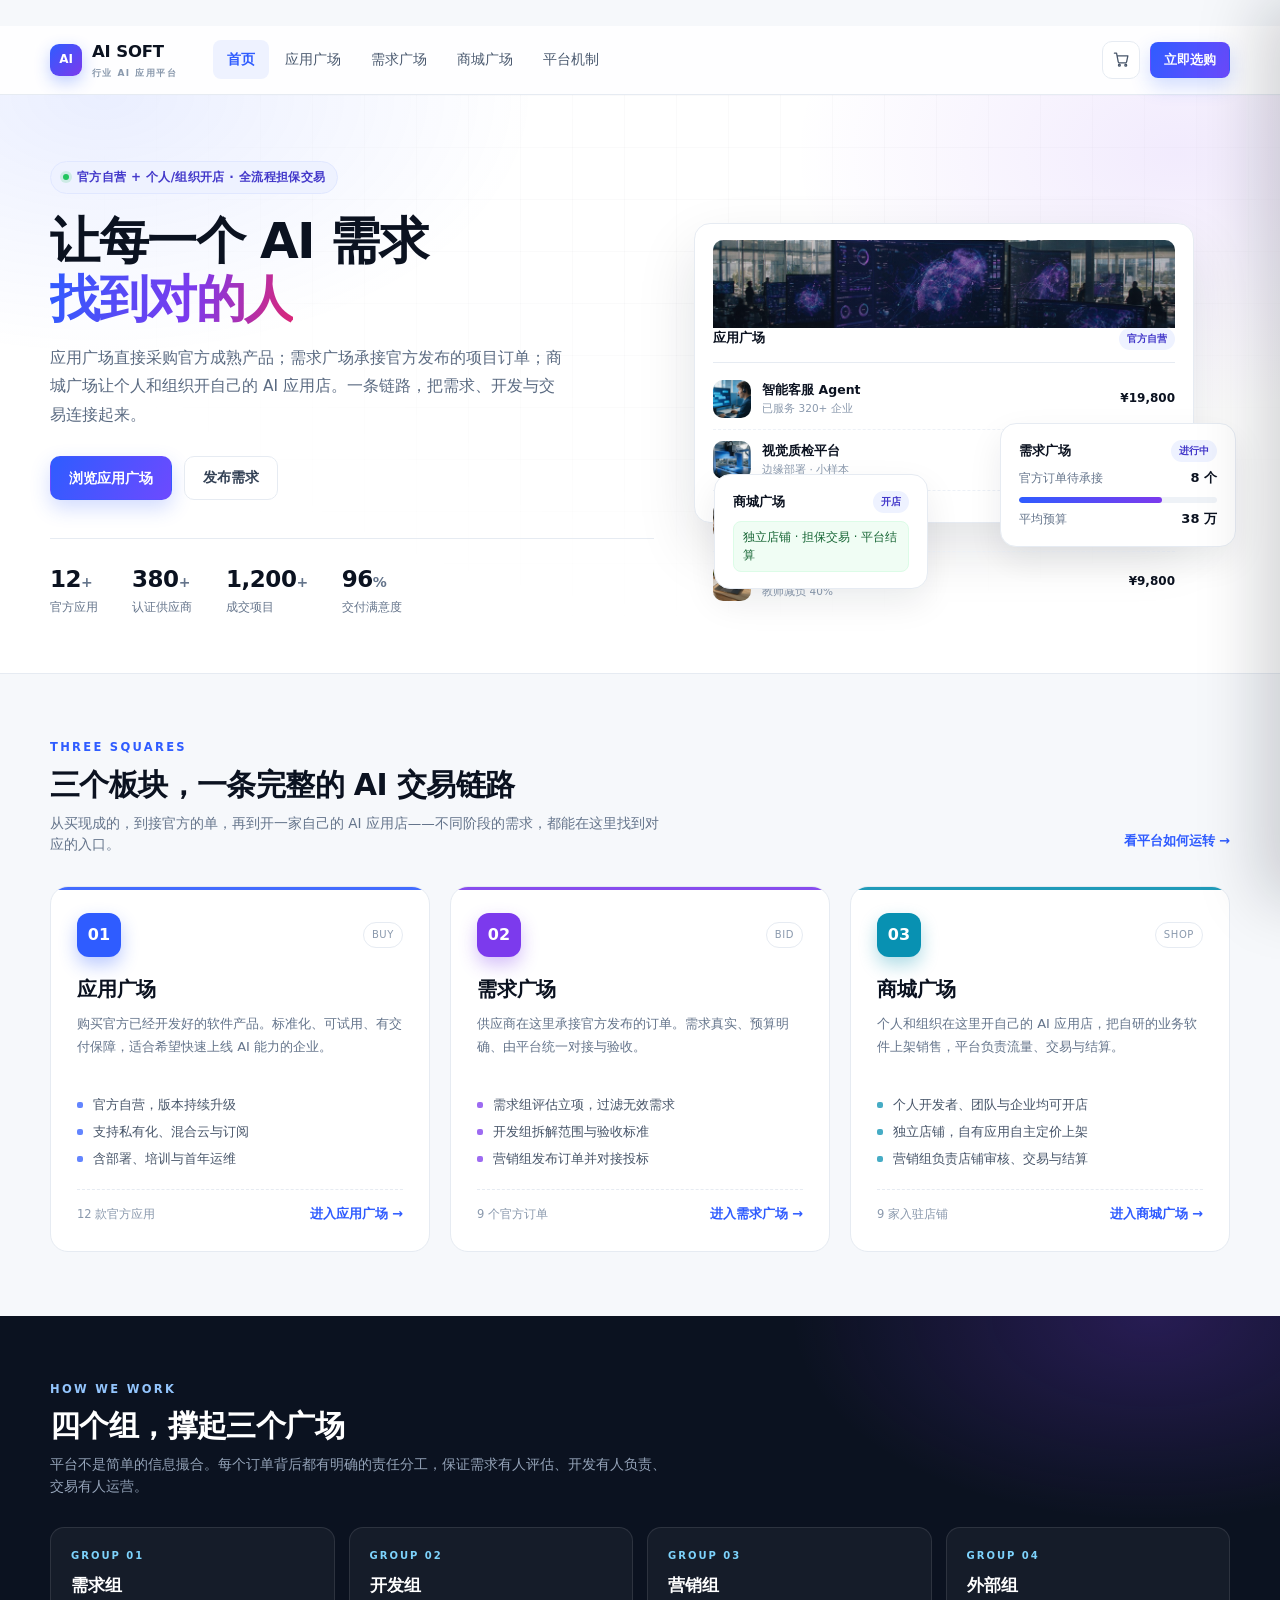
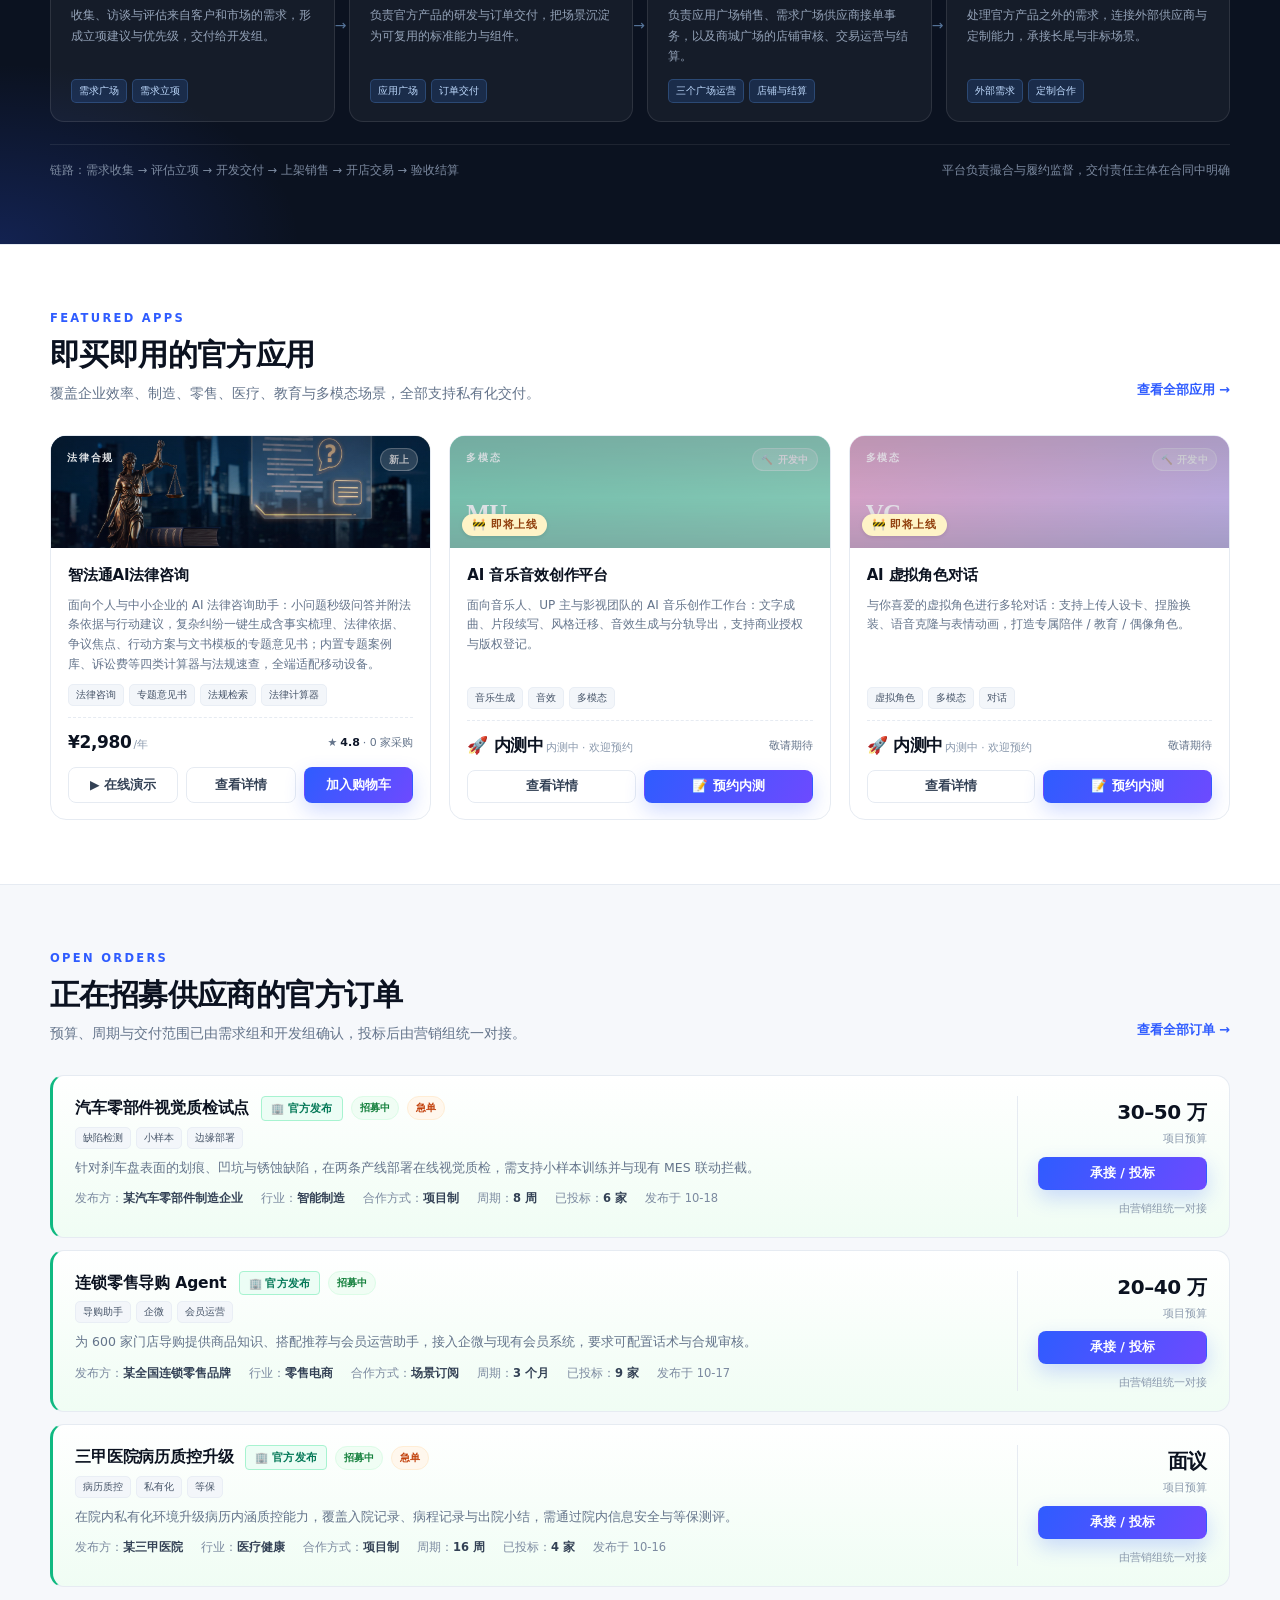
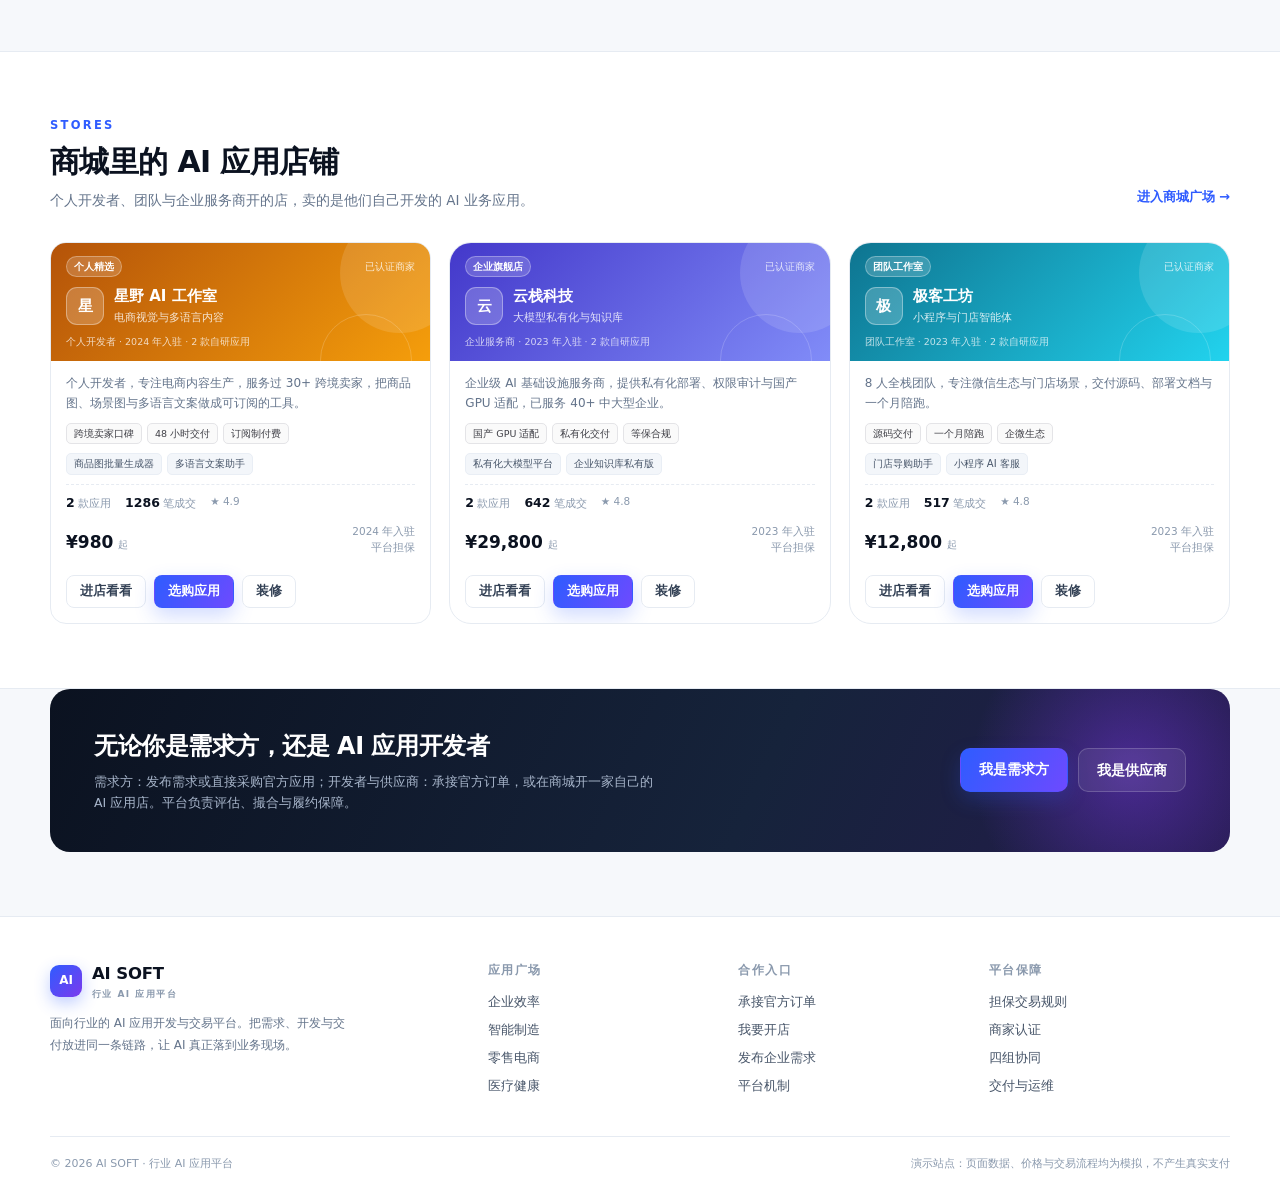
<file: index.html>
﻿﻿﻿﻿﻿﻿﻿﻿﻿﻿﻿﻿﻿﻿﻿﻿﻿﻿﻿<!DOCTYPE html>
<html lang="zh-CN">
<head>
<meta charset="UTF-8">
<meta name="viewport" content="width=device-width, initial-scale=1.0">
<title>AI SOFT · 行业 AI 应用平台｜应用广场 · 需求广场 · 商城广场</title>
<meta name="description" content="AI SOFT 行业 AI 应用平台：官方应用采购、官方订单承接、个人与组织开 AI 应用店。">
<link rel="stylesheet" href="assets/style.css">
</head>
<body data-page="home">

<header class="site-header">
  <div class="container nav">
    <a class="logo" href="index.html"><span class="logo-mark">AI</span><span>AI SOFT<small>行业 AI 应用平台</small></span></a>
    <nav class="nav-links" id="navLinks">
      <a href="index.html" class="active">首页</a>
      <a href="apps.html">应用广场</a>
      <a href="demands.html">需求广场</a>
      <a href="mall.html">商城广场</a>
      <a href="index.html#mechanism">平台机制</a>
    </nav>
    <div class="nav-actions">
      <button class="icon-btn js-cart" aria-label="购物车">
        <svg width="17" height="17" viewBox="0 0 24 24" fill="none" stroke="currentColor" stroke-width="1.8" stroke-linecap="round" stroke-linejoin="round"><circle cx="9" cy="20" r="1.3"/><circle cx="18" cy="20" r="1.3"/><path d="M2 3h3l2.4 12.2a2 2 0 0 0 2 1.6h7.8a2 2 0 0 0 2-1.6L21 7H6"/></svg>
        <span class="cart-count" data-cart-count>0</span>
      </button>
      <a href="apps.html" class="btn btn-primary btn-sm">立即选购</a>
      <button class="menu-toggle" id="menuToggle" aria-label="打开菜单">
        <svg width="18" height="18" viewBox="0 0 24 24" fill="none" stroke="currentColor" stroke-width="1.9" stroke-linecap="round"><path d="M4 7h16M4 12h16M4 17h16"/></svg>
      </button>
    </div>
  </div>
</header>

<main>
  <!-- Hero -->
  <section class="hero">
    <div class="container">
      <div class="hero-grid">
        <div>
          <span class="eyebrow"><i></i>官方自营 + 个人/组织开店 · 全流程担保交易</span>
          <h1>让每一个 AI 需求<br><span class="grad">找到对的人</span></h1>
          <p class="hero-sub">应用广场直接采购官方成熟产品；需求广场承接官方发布的项目订单；商城广场让个人和组织开自己的 AI 应用店。一条链路，把需求、开发与交易连接起来。</p>
          <div class="hero-actions">
            <a href="apps.html" class="btn btn-primary">浏览应用广场</a>
            <button class="btn btn-ghost" data-open-demand>发布需求</button>
          </div>
          <div class="hero-stats">
            <div><b>12<span style="font-size:14px">+</span></b><span>官方应用</span></div>
            <div><b>380<span style="font-size:14px">+</span></b><span>认证供应商</span></div>
            <div><b>1,200<span style="font-size:14px">+</span></b><span>成交项目</span></div>
            <div><b>96<span style="font-size:14px">%</span></b><span>交付满意度</span></div>
          </div>
        </div>
        <div class="hero-visual" aria-hidden="true">
          <div class="hv hv-main">
            <div class="hv-banner" role="img" aria-label="公司真实办公场景"></div>
            <div class="hv-head"><b>应用广场</b><span class="hv-tag">官方自营</span></div>
            <div class="hv-row">
              <div class="hv-thumb" style="background-image:url('assets/img/products/cs-agent.jpg')"></div>
              <div><b>智能客服 Agent</b><i>已服务 320+ 企业</i></div><em>¥19,800</em>
            </div>
            <div class="hv-row">
              <div class="hv-thumb" style="background-image:url('assets/img/products/vision-qc.jpg')"></div>
              <div><b>视觉质检平台</b><i>边缘部署 · 小样本</i></div><em>¥88,000</em>
            </div>
            <div class="hv-row">
              <div class="hv-thumb" style="background-image:url('assets/img/products/content-factory.jpg')"></div>
              <div><b>电商内容工厂</b><i>多语言 · 多模态</i></div><em>¥16,800</em>
            </div>
            <div class="hv-row">
              <div class="hv-thumb" style="background-image:url('assets/img/products/course-gen.jpg')"></div>
              <div><b>课件生成工作台</b><i>教师减负 40%</i></div><em>¥9,800</em>
            </div>
          </div>
          <div class="hv hv-b">
            <div class="hv-head" style="border-bottom:none;padding-bottom:0;margin-bottom:0"><b>需求广场</b><span class="hv-tag">进行中</span></div>
            <div class="mini"><span>官方订单待承接</span><b>8 个</b></div>
            <div class="bar"><i></i></div>
            <div class="mini"><span>平均预算</span><b>38 万</b></div>
          </div>
          <div class="hv hv-c">
            <div class="hv-head" style="border-bottom:none;padding-bottom:0;margin-bottom:0"><b>商城广场</b><span class="hv-tag">开店</span></div>
            <div class="shield">独立店铺 · 担保交易 · 平台结算</div>
          </div>
        </div>
      </div>
    </div>
  </section>

  <!-- 三个板块 -->
  <section class="section" id="squares">
    <div class="container">
      <div class="section-head">
        <div>
          <div class="kicker">THREE SQUARES</div>
          <h2>三个板块，一条完整的 AI 交易链路</h2>
          <p>从买现成的，到接官方的单，再到开一家自己的 AI 应用店——不同阶段的需求，都能在这里找到对应的入口。</p>
        </div>
        <a href="index.html#mechanism" class="btn-link head-action">看平台如何运转 →</a>
      </div>
      <div class="square-grid">
        <article class="square-card" style="--c:#2f5cff">
          <div class="sc-top">
            <div class="sc-icon">01</div><span class="sc-tag">BUY</span>
          </div>
          <h3>应用广场</h3>
          <p>购买官方已经开发好的软件产品。标准化、可试用、有交付保障，适合希望快速上线 AI 能力的企业。</p>
          <ul class="sc-list">
            <li>官方自营，版本持续升级</li>
            <li>支持私有化、混合云与订阅</li>
            <li>含部署、培训与首年运维</li>
          </ul>
          <div class="sc-foot">
            <span>12 款官方应用</span>
            <a class="btn-link" href="apps.html">进入应用广场 →</a>
          </div>
        </article>
        <article class="square-card" style="--c:#7c3aed">
          <div class="sc-top">
            <div class="sc-icon">02</div><span class="sc-tag">BID</span>
          </div>
          <h3>需求广场</h3>
          <p>供应商在这里承接官方发布的订单。需求真实、预算明确、由平台统一对接与验收。</p>
          <ul class="sc-list">
            <li>需求组评估立项，过滤无效需求</li>
            <li>开发组拆解范围与验收标准</li>
            <li>营销组发布订单并对接投标</li>
          </ul>
          <div class="sc-foot">
            <span>9 个官方订单</span>
            <a class="btn-link" href="demands.html">进入需求广场 →</a>
          </div>
        </article>
        <article class="square-card" style="--c:#0891b2">
          <div class="sc-top">
            <div class="sc-icon">03</div><span class="sc-tag">SHOP</span>
          </div>
          <h3>商城广场</h3>
          <p>个人和组织在这里开自己的 AI 应用店，把自研的业务软件上架销售，平台负责流量、交易与结算。</p>
          <ul class="sc-list">
            <li>个人开发者、团队与企业均可开店</li>
            <li>独立店铺，自有应用自主定价上架</li>
            <li>营销组负责店铺审核、交易与结算</li>
          </ul>
          <div class="sc-foot">
            <span>9 家入驻店铺</span>
            <a class="btn-link" href="mall.html">进入商城广场 →</a>
          </div>
        </article>
      </div>
    </div>
  </section>

  <!-- 四组机制 -->
  <section class="org-section" id="mechanism">
    <div class="container">
      <div class="section-head">
        <div>
          <div class="kicker">HOW WE WORK</div>
          <h2>四个组，撑起三个广场</h2>
          <p>平台不是简单的信息撮合。每个订单背后都有明确的责任分工，保证需求有人评估、开发有人负责、交易有人运营。</p>
        </div>
      </div>
      <div class="org-flow">
        <article class="org-card">
          <div class="ono">GROUP 01</div>
          <h3>需求组</h3>
          <p>收集、访谈与评估来自客户和市场的需求，形成立项建议与优先级，交付给开发组。</p>
          <div class="map"><span>需求广场</span><span>需求立项</span></div>
        </article>
        <article class="org-card">
          <div class="ono">GROUP 02</div>
          <h3>开发组</h3>
          <p>负责官方产品的研发与订单交付，把场景沉淀为可复用的标准能力与组件。</p>
          <div class="map"><span>应用广场</span><span>订单交付</span></div>
        </article>
        <article class="org-card">
          <div class="ono">GROUP 03</div>
          <h3>营销组</h3>
          <p>负责应用广场销售、需求广场供应商接单事务，以及商城广场的店铺审核、交易运营与结算。</p>
          <div class="map"><span>三个广场运营</span><span>店铺与结算</span></div>
        </article>
        <article class="org-card">
          <div class="ono">GROUP 04</div>
          <h3>外部组</h3>
          <p>处理官方产品之外的需求，连接外部供应商与定制能力，承接长尾与非标场景。</p>
          <div class="map"><span>外部需求</span><span>定制合作</span></div>
        </article>
      </div>
      <div class="org-foot">
        <span>链路：需求收集 → 评估立项 → 开发交付 → 上架销售 → 开店交易 → 验收结算</span>
        <span>平台负责撮合与履约监督，交付责任主体在合同中明确</span>
      </div>
    </div>
  </section>

  <!-- 精选应用 -->
  <section class="section alt">
    <div class="container">
      <div class="section-head">
        <div>
          <div class="kicker">FEATURED APPS</div>
          <h2>即买即用的官方应用</h2>
          <p>覆盖企业效率、制造、零售、医疗、教育与多模态场景，全部支持私有化交付。</p>
        </div>
        <a href="apps.html" class="btn-link head-action">查看全部应用 →</a>
      </div>
      <div class="app-grid" id="featuredApps"></div>
    </div>
  </section>

  <!-- 精选需求 -->
  <section class="section">
    <div class="container">
      <div class="section-head">
        <div>
          <div class="kicker">OPEN ORDERS</div>
          <h2>正在招募供应商的官方订单</h2>
          <p>预算、周期与交付范围已由需求组和开发组确认，投标后由营销组统一对接。</p>
        </div>
        <a href="demands.html" class="btn-link head-action">查看全部订单 →</a>
      </div>
      <div class="demand-list" id="featuredDemands"></div>
    </div>
  </section>

  <!-- 精选商城 -->
  <section class="section alt">
    <div class="container">
      <div class="section-head">
        <div>
          <div class="kicker">STORES</div>
          <h2>商城里的 AI 应用店铺</h2>
          <p>个人开发者、团队与企业服务商开的店，卖的是他们自己开发的 AI 业务应用。</p>
        </div>
        <a href="mall.html" class="btn-link head-action">进入商城广场 →</a>
      </div>
      <div class="mall-grid" id="featuredMall"></div>
    </div>
  </section>

  <!-- 双端 CTA -->
  <section class="section" style="padding-top:0">
    <div class="container">
      <div class="cta-band">
        <div>
          <h3>无论你是需求方，还是 AI 应用开发者</h3>
          <p>需求方：发布需求或直接采购官方应用；开发者与供应商：承接官方订单，或在商城开一家自己的 AI 应用店。平台负责评估、撮合与履约保障。</p>
        </div>
        <div class="btns">
          <button class="btn btn-primary" data-open-demand>我是需求方</button>
          <a href="demands.html" class="btn btn-ghost">我是供应商</a>
        </div>
      </div>
    </div>
  </section>
</main>

<footer class="site-footer">
  <div class="container">
    <div class="footer-grid">
      <div class="footer-brand">
        <a class="logo" href="index.html"><span class="logo-mark">AI</span><span>AI SOFT<small>行业 AI 应用平台</small></span></a>
        <p>面向行业的 AI 应用开发与交易平台。把需求、开发与交付放进同一条链路，让 AI 真正落到业务现场。</p>
      </div>
      <div class="footer-col">
        <h4>应用广场</h4>
        <a href="apps.html">企业效率</a>
        <a href="apps.html">智能制造</a>
        <a href="apps.html">零售电商</a>
        <a href="apps.html">医疗健康</a>
      </div>
      <div class="footer-col">
        <h4>合作入口</h4>
        <a href="demands.html">承接官方订单</a>
        <a href="#" data-open-store>我要开店</a>
        <a href="#" data-open-demand>发布企业需求</a>
        <a href="index.html#mechanism">平台机制</a>
      </div>
      <div class="footer-col">
        <h4>平台保障</h4>
        <a href="mall.html">担保交易规则</a>
        <a href="mall.html">商家认证</a>
        <a href="index.html#mechanism">四组协同</a>
        <a href="apps.html">交付与运维</a>
      </div>
    </div>
    <div class="footer-bottom">
      <span>© 2026 AI SOFT · 行业 AI 应用平台</span>
      <span>演示站点：页面数据、价格与交易流程均为模拟，不产生真实支付</span>
    </div>
  </div>
</footer>

<script src="assets/data.js?v=12"></script>
<script src="assets/app.js?v=12"></script>
</body>
</html>
</file>
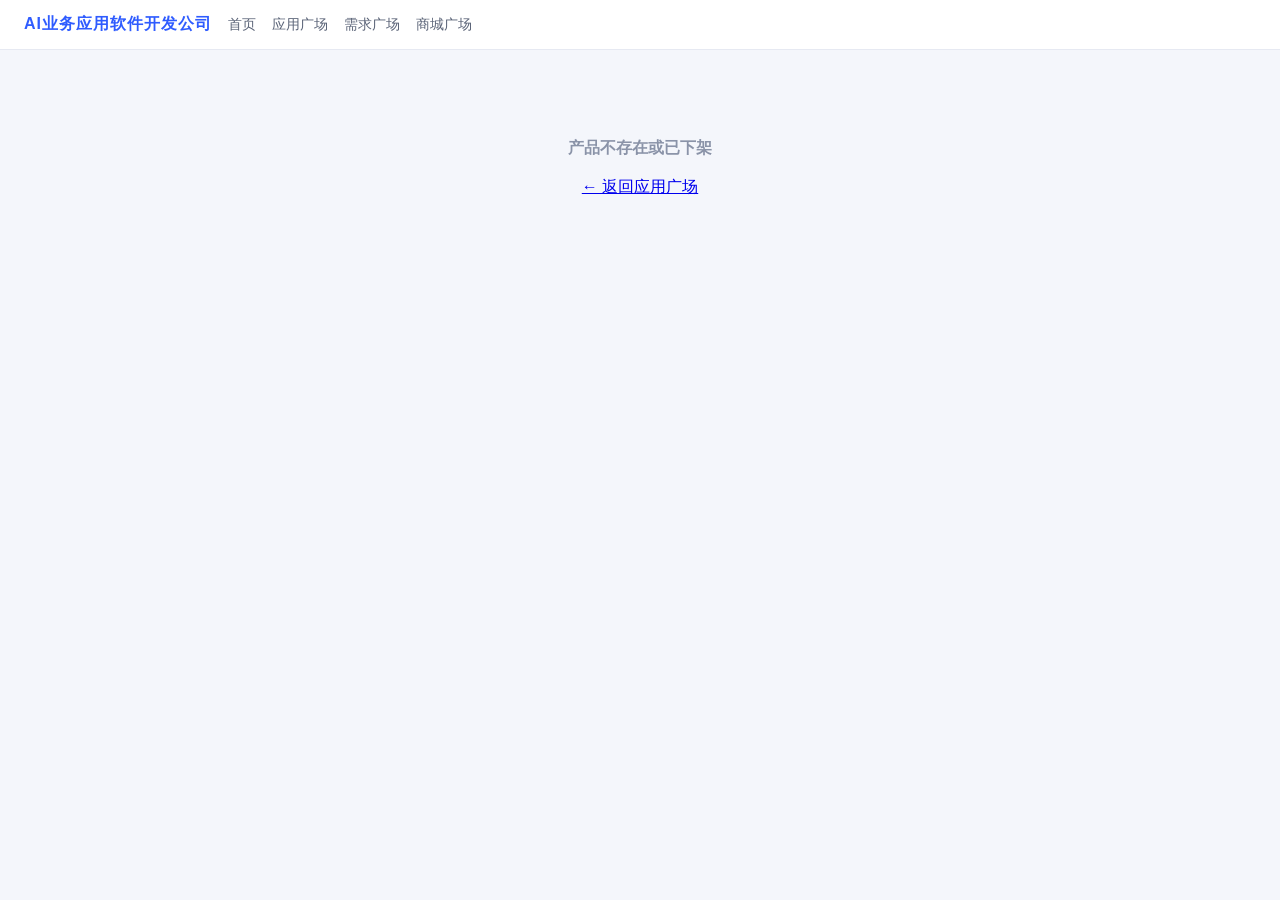
<file: products/content-factory/index.html>
<!DOCTYPE html>
<html lang="zh-CN">
<head>
<meta charset="UTF-8">
<meta name="viewport" content="width=device-width, initial-scale=1.0">
<title>产品目录 · AI业务应用软件开发公司</title>
<style>
  * { margin:0; padding:0; box-sizing:border-box; }
  body{
    font-family:"PingFang SC","Microsoft YaHei",sans-serif; color:#2b3445;
    background:#f4f6fb; min-height:100vh;
  }
  .topbar{
    background:#fff; border-bottom:1px solid #e6e9f2; padding:14px 24px;
    display:flex; align-items:center; gap:16px;
  }
  .topbar .logo{ font-weight:900; letter-spacing:1px; color:#2f5cff; }
  .topbar a{ color:#5b6478; text-decoration:none; font-size:14px; }
  .topbar a:hover{ color:#2f5cff; }
  .wrap{ max-width:960px; margin:0 auto; padding:28px 20px 60px; }
  .cover{
    border-radius:16px; padding:36px 32px; color:#fff; position:relative; overflow:hidden;
    box-shadow:0 10px 30px rgba(47,92,255,.15);
  }
  .cover .badge{
    position:absolute; top:20px; right:20px; background:rgba(255,255,255,.2);
    border:1px solid rgba(255,255,255,.45); padding:4px 12px; border-radius:999px; font-size:12px;
  }
  .cover .cat{ font-size:13px; opacity:.85; letter-spacing:2px; }
  .cover h1{ font-size:30px; margin:8px 0 12px; letter-spacing:1px; }
  .cover p{ font-size:15px; opacity:.92; line-height:1.7; max-width:640px; }
  .grid{ display:grid; grid-template-columns:1fr 320px; gap:20px; margin-top:20px; }
  @media (max-width:760px){ .grid{ grid-template-columns:1fr; } }
  .card{ background:#fff; border-radius:14px; padding:24px; box-shadow:0 4px 16px rgba(30,40,70,.06); }
  .card h3{ font-size:17px; margin-bottom:14px; color:#1c2333; }
  .feat{ list-style:none; }
  .feat li{ padding:9px 0 9px 26px; position:relative; font-size:14px; color:#3d475c; border-bottom:1px dashed #edf0f6; }
  .feat li:last-child{ border-bottom:none; }
  .feat li::before{ content:"✓"; position:absolute; left:2px; color:#2f5cff; font-weight:900; }
  .tags{ display:flex; flex-wrap:wrap; gap:8px; margin-top:14px; }
  .tag{ background:#eef2ff; color:#2f5cff; font-size:12px; padding:4px 10px; border-radius:6px; }
  .price b{ font-size:30px; color:#e8608a; }
  .price span{ color:#8a93a8; font-size:13px; }
  .price-note{ font-size:13px; color:#5b6478; margin-top:6px; }
  .btns{ display:flex; flex-direction:column; gap:10px; margin-top:18px; }
  .btn{
    display:block; text-align:center; padding:12px; border-radius:10px; text-decoration:none;
    font-size:15px; font-weight:700; cursor:pointer; border:none; transition:.15s;
  }
  .btn-primary{ background:linear-gradient(135deg,#2f5cff,#7c3aed); color:#fff; }
  .btn-primary:hover{ filter:brightness(1.08); }
  .btn-ghost{ background:#eef2ff; color:#2f5cff; }
  .btn-ghost:hover{ background:#e2e9ff; }
  .kv{ display:flex; justify-content:space-between; padding:8px 0; font-size:13px; border-bottom:1px dashed #edf0f6; }
  .kv:last-child{ border-bottom:none; }
  .kv span{ color:#8a93a8; } .kv b{ color:#2b3445; }
  .note{ margin-top:20px; text-align:center; font-size:12px; color:#a0a8bc; }
  .empty-tip{ padding:60px 20px; text-align:center; color:#8a93a8; }
</style>
</head>
<body>
  <div class="topbar">
    <span class="logo">AI业务应用软件开发公司</span>
    <a href="../../index.html">首页</a>
    <a href="../../apps.html">应用广场</a>
    <a href="../../demands.html">需求广场</a>
    <a href="../../mall.html">商城广场</a>
  </div>
  <div class="wrap" id="app"></div>
  <script src="../../assets/data.js"></script>
  <script>
    /* 从 URL 目录名识别产品 id：products/{id}/index.html */
    const seg = location.pathname.split('/').filter(Boolean);
    const pid = (seg.length >= 2 && seg[seg.length - 2] !== 'products') ? seg[seg.length - 2] : 'speaking-pixel';
    const a = (window.APPS || []).find(x => x.id === pid);
    const root = document.getElementById('app');

    if (!a) {
      root.innerHTML = '<div class="empty-tip"><b>产品不存在或已下架</b><br><br><a href="../../apps.html">← 返回应用广场</a></div>';
    } else {
      const demoBtn = a.demo
        ? `<a class="btn btn-ghost" href="../../${a.demo}" target="_blank" rel="noopener">▶ 打开在线演示版</a>`
        : `<a class="btn btn-ghost" href="../../apps.html">查看更多官方应用</a>`;
      root.innerHTML = `
        <div class="cover" style="background:linear-gradient(135deg,${a.colors[0]},${a.colors[1]})">
          <span class="badge">${a.badge || '官方自营'}</span>
          <div class="cat">${a.catLabel} · 官方自研</div>
          <h1>${a.name}</h1>
          <p>${a.desc}</p>
        </div>
        <div class="grid">
          <div class="card">
            <h3>核心能力</h3>
            <ul class="feat">${a.features.map(f => `<li>${f}</li>`).join('')}</ul>
            <div class="tags">${a.tags.map(t => `<span class="tag">${t}</span>`).join('')}</div>
          </div>
          <div class="card">
            <h3>订阅价格</h3>
            <div class="price"><b>${a.price ? '¥' + a.price.toLocaleString() : '面议'}</b><span>${a.price ? a.unit : ''}</span></div>
            <div class="price-note">${a.priceNote || '按规模与部署方式报价'}</div>
            <div class="btns">
              ${demoBtn}
              <a class="btn btn-primary" href="../../apps.html">在应用广场采购</a>
            </div>
            <div style="margin-top:18px">
              <div class="kv"><span>交付方式</span><b>私有化 / 混合云</b></div>
              <div class="kv"><span>实施周期</span><b>2–6 周（视场景）</b></div>
              <div class="kv"><span>服务内容</span><b>部署 + 培训 + 首年运维</b></div>
              <div class="kv"><span>用户评价</span><b>★ ${a.rating} / 5.0 · ${a.sales} 家采购</b></div>
            </div>
          </div>
        </div>
        <p class="note">演示环境：本页为产品目录示意，真实采购以合同与实施范围为准。</p>`;
      document.title = a.name + ' · 产品目录';
    }
  </script>
</body>
</html>
</file>
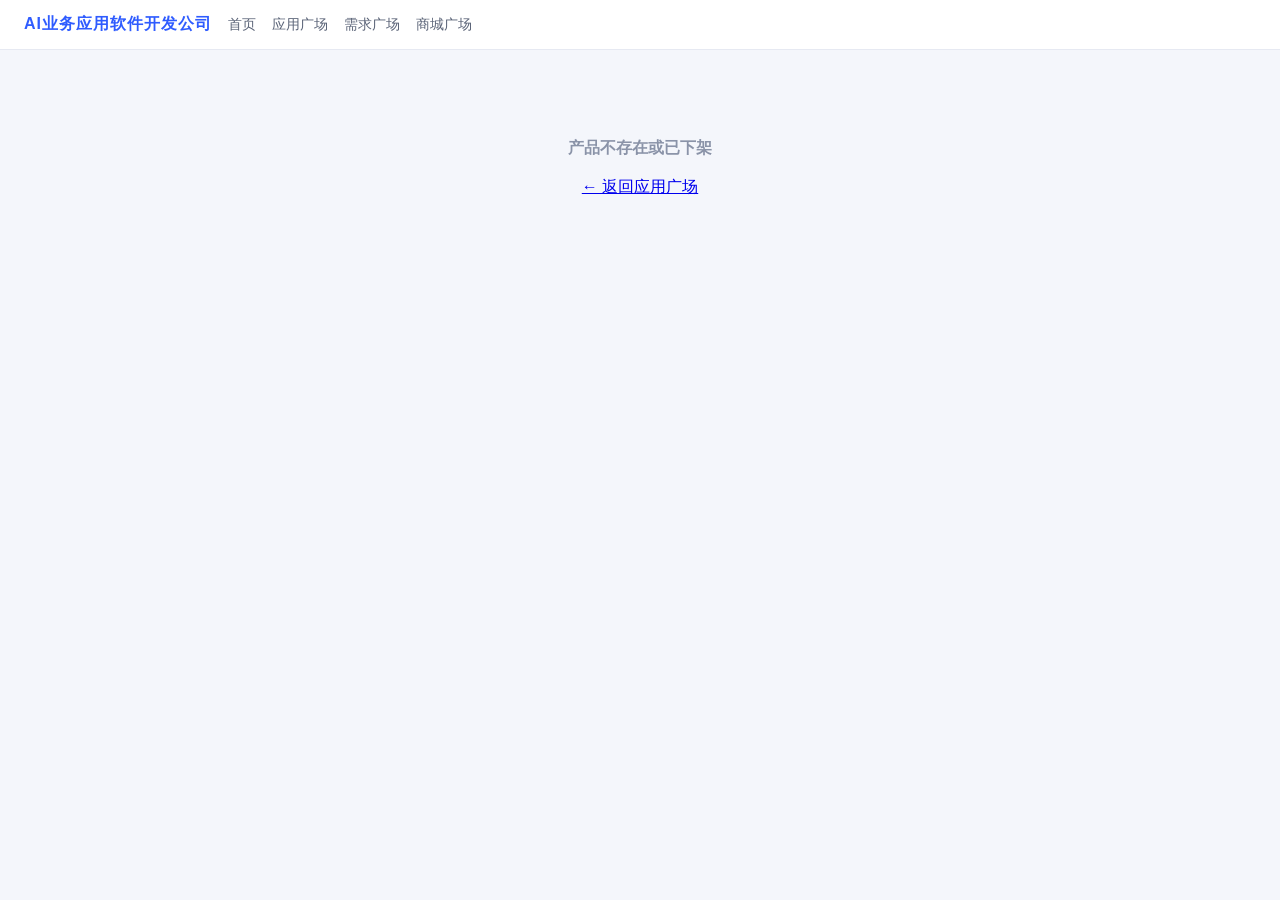
<file: products/企业知识库问答/index.html>
<!DOCTYPE html>
<html lang="zh-CN">
<head>
<meta charset="UTF-8">
<meta name="viewport" content="width=device-width, initial-scale=1.0">
<title>产品目录 · AI业务应用软件开发公司</title>
<style>
  * { margin:0; padding:0; box-sizing:border-box; }
  body{
    font-family:"PingFang SC","Microsoft YaHei",sans-serif; color:#2b3445;
    background:#f4f6fb; min-height:100vh;
  }
  .topbar{
    background:#fff; border-bottom:1px solid #e6e9f2; padding:14px 24px;
    display:flex; align-items:center; gap:16px;
  }
  .topbar .logo{ font-weight:900; letter-spacing:1px; color:#2f5cff; }
  .topbar a{ color:#5b6478; text-decoration:none; font-size:14px; }
  .topbar a:hover{ color:#2f5cff; }
  .wrap{ max-width:960px; margin:0 auto; padding:28px 20px 60px; }
  .cover{
    border-radius:16px; padding:36px 32px; color:#fff; position:relative; overflow:hidden;
    box-shadow:0 10px 30px rgba(47,92,255,.15);
  }
  .cover .cover-img{position:absolute;inset:0;width:100%;height:100%;object-fit:cover;z-index:0}
  .cover::after{content:"";position:absolute;inset:0;background:linear-gradient(90deg,rgba(10,16,32,.62),rgba(10,16,32,.24));z-index:1}
  .cover .badge,.cover .cat,.cover h1,.cover p{position:relative;z-index:2}
  .cover .badge{
    position:absolute; top:20px; right:20px; background:rgba(255,255,255,.2);
    border:1px solid rgba(255,255,255,.45); padding:4px 12px; border-radius:999px; font-size:12px;
  }
  .cover .cat{ font-size:13px; opacity:.85; letter-spacing:2px; }
  .cover h1{ font-size:30px; margin:8px 0 12px; letter-spacing:1px; }
  .cover p{ font-size:15px; opacity:.92; line-height:1.7; max-width:640px; }
  .grid{ display:grid; grid-template-columns:1fr 320px; gap:20px; margin-top:20px; }
  @media (max-width:760px){ .grid{ grid-template-columns:1fr; } }
  .card{ background:#fff; border-radius:14px; padding:24px; box-shadow:0 4px 16px rgba(30,40,70,.06); }
  .card h3{ font-size:17px; margin-bottom:14px; color:#1c2333; }
  .feat{ list-style:none; }
  .feat li{ padding:9px 0 9px 26px; position:relative; font-size:14px; color:#3d475c; border-bottom:1px dashed #edf0f6; }
  .feat li:last-child{ border-bottom:none; }
  .feat li::before{ content:"✓"; position:absolute; left:2px; color:#2f5cff; font-weight:900; }
  .tags{ display:flex; flex-wrap:wrap; gap:8px; margin-top:14px; }
  .tag{ background:#eef2ff; color:#2f5cff; font-size:12px; padding:4px 10px; border-radius:6px; }
  .price b{ font-size:30px; color:#e8608a; }
  .price span{ color:#8a93a8; font-size:13px; }
  .price-note{ font-size:13px; color:#5b6478; margin-top:6px; }
  .btns{ display:flex; flex-direction:column; gap:10px; margin-top:18px; }
  .btn{
    display:block; text-align:center; padding:12px; border-radius:10px; text-decoration:none;
    font-size:15px; font-weight:700; cursor:pointer; border:none; transition:.15s;
  }
  .btn-primary{ background:linear-gradient(135deg,#2f5cff,#7c3aed); color:#fff; }
  .btn-primary:hover{ filter:brightness(1.08); }
  .btn-ghost{ background:#eef2ff; color:#2f5cff; }
  .btn-ghost:hover{ background:#e2e9ff; }
  .kv{ display:flex; justify-content:space-between; padding:8px 0; font-size:13px; border-bottom:1px dashed #edf0f6; }
  .kv:last-child{ border-bottom:none; }
  .kv span{ color:#8a93a8; } .kv b{ color:#2b3445; }
  .note{ margin-top:20px; text-align:center; font-size:12px; color:#a0a8bc; }
  .empty-tip{ padding:60px 20px; text-align:center; color:#8a93a8; }
</style>
</head>
<body>
  <div class="topbar">
    <span class="logo">AI业务应用软件开发公司</span>
    <a href="../../index.html">首页</a>
    <a href="../../apps.html">应用广场</a>
    <a href="../../demands.html">需求广场</a>
    <a href="../../mall.html">商城广场</a>
  </div>
  <div class="wrap" id="app"></div>
  <script src="../../assets/data.js"></script>
  <script>
    /* 从 URL 目录名识别产品：/products/目录名/ → 取 products 后一段（兼容 index.html 结尾） */
    const seg = location.pathname.split('/').filter(Boolean);
    const pi = seg.indexOf('products');
    let dir = '像素英语口语练习';
    if (pi >= 0) {
      const rest = seg.slice(pi + 1).filter(s => s !== 'index.html');
      if (rest.length) dir = rest[0];
    }
    try { dir = decodeURIComponent(dir); } catch (e) {}
    const a = (window.APPS || []).find(x => x.name === dir || x.id === dir);
    const root = document.getElementById('app');

    if (!a) {
      root.innerHTML = '<div class="empty-tip"><b>产品不存在或已下架</b><br><br><a href="../../apps.html">← 返回应用广场</a></div>';
    } else {
      const demoBtn = a.demo
        ? `<a class="btn btn-ghost" href="../../${a.demo}" target="_blank" rel="noopener">▶ 打开在线演示版</a>`
        : `<a class="btn btn-ghost" href="../../apps.html">查看更多官方应用</a>`;
      root.innerHTML = `
        <div class="cover" style="background:linear-gradient(135deg,${a.colors[0]},${a.colors[1]})">
          ${a.img ? `<img class="cover-img" src="../../${a.img}" alt="${a.name}" loading="lazy">` : ''}
          <span class="badge">${a.badge || '官方自营'}</span>
          <div class="cat">${a.catLabel} · 官方自研</div>
          <h1>${a.name}</h1>
          <p>${a.desc}</p>
        </div>
        <div class="grid">
          <div class="card">
            <h3>核心能力</h3>
            <ul class="feat">${a.features.map(f => `<li>${f}</li>`).join('')}</ul>
            <div class="tags">${a.tags.map(t => `<span class="tag">${t}</span>`).join('')}</div>
          </div>
          <div class="card">
            <h3>订阅价格</h3>
            <div class="price"><b>${a.price ? '¥' + a.price.toLocaleString() : '面议'}</b><span>${a.price ? a.unit : ''}</span></div>
            <div class="price-note">${a.priceNote || '按规模与部署方式报价'}</div>
            <div class="btns">
              ${demoBtn}
              <a class="btn btn-primary" href="../../apps.html">在应用广场采购</a>
            </div>
            <div style="margin-top:18px">
              <div class="kv"><span>交付方式</span><b>私有化 / 混合云</b></div>
              <div class="kv"><span>实施周期</span><b>2–6 周（视场景）</b></div>
              <div class="kv"><span>服务内容</span><b>部署 + 培训 + 首年运维</b></div>
              <div class="kv"><span>用户评价</span><b>★ ${a.rating} / 5.0 · ${a.sales} 家采购</b></div>
            </div>
          </div>
        </div>
        <p class="note">演示环境：本页为产品目录示意，真实采购以合同与实施范围为准。</p>`;
      document.title = a.name + ' · 产品目录';
    }
  </script>
</body>
</html>
</file>
<file: assets/style.css>
/* ============================================================
   AI SOFT · 平台站点样式
   ============================================================ */
:root{
  --ink:#0b1220;
  --text:#1e293b;
  --muted:#64748b;
  --dim:#8a99ad;
  --line:#e6ebf2;
  --bg:#f6f8fb;
  --card:#ffffff;
  --brand:#2f5cff;
  --brand-2:#7c3aed;
  --ok:#16a34a;
  --warn:#d97706;
  --shadow-sm:0 2px 8px rgba(15,23,42,.04);
  --shadow-md:0 14px 34px rgba(15,23,42,.08);
  --shadow-lg:0 28px 70px rgba(15,23,42,.16);
  --radius:16px;
}
*{box-sizing:border-box;margin:0;padding:0}
html{scroll-behavior:smooth}
body{
  font-family:"PingFang SC","Microsoft YaHei","Hiragino Sans GB",system-ui,-apple-system,sans-serif;
  background:var(--bg);color:var(--text);
  -webkit-font-smoothing:antialiased;line-height:1.6;
}
img{max-width:100%;display:block}
a{color:inherit;text-decoration:none}
button{font-family:inherit;cursor:pointer}
input,select,textarea{font-family:inherit}
::selection{background:rgba(47,92,255,.16)}
.container{width:min(1180px,calc(100% - 48px));margin:0 auto}
.sr-only{position:absolute;width:1px;height:1px;overflow:hidden;clip:rect(0 0 0 0)}

/* ---------- header ---------- */
.site-header{
  position:sticky;top:0;z-index:50;
  background:rgba(255,255,255,.86);backdrop-filter:blur(16px);
  border-bottom:1px solid var(--line);
}
.nav{height:68px;display:flex;align-items:center;gap:26px}
.logo{display:flex;align-items:center;gap:10px;font-weight:800;font-size:16.5px;letter-spacing:-.01em;color:var(--ink);white-space:nowrap}
.logo-mark{
  width:32px;height:32px;border-radius:9px;display:grid;place-items:center;
  background:linear-gradient(135deg,#2f5cff,#7c3aed);color:#fff;font-size:12px;font-weight:800;
  box-shadow:0 6px 16px rgba(47,92,255,.3);
}
.logo small{display:block;font-size:9px;letter-spacing:.16em;color:var(--dim);font-weight:600}
.nav-links{display:flex;gap:2px;margin-left:10px}
.nav-links a{padding:8px 14px;border-radius:8px;font-size:14px;color:#4b5a70;font-weight:500;transition:.16s;white-space:nowrap}
.nav-links a:hover{background:#f1f4f9;color:var(--brand)}
.nav-links a.active{background:#eef2ff;color:var(--brand);font-weight:650}
.nav-actions{margin-left:auto;display:flex;align-items:center;gap:10px}
.icon-btn{
  position:relative;width:38px;height:38px;display:grid;place-items:center;
  border:1px solid var(--line);background:#fff;border-radius:10px;color:#475569;transition:.16s;
}
.icon-btn:hover{border-color:#c7d2fe;color:var(--brand)}
.cart-count{
  position:absolute;top:-6px;right:-6px;min-width:17px;height:17px;padding:0 4px;
  background:#ef4444;color:#fff;border-radius:9px;font-size:10px;font-weight:700;
  display:none;place-items:center;line-height:1;
}
.cart-count.show{display:grid}
.menu-toggle{display:none}

/* ---------- buttons ---------- */
.btn{
  display:inline-flex;align-items:center;justify-content:center;gap:8px;
  padding:10px 18px;border-radius:10px;font-size:14px;font-weight:600;
  border:1px solid transparent;transition:.18s;white-space:nowrap;background:none;color:inherit;
}
.btn-primary{background:linear-gradient(120deg,#2f5cff,#6d4aff);color:#fff;box-shadow:0 8px 20px rgba(47,92,255,.22)}
.btn-primary:hover{transform:translateY(-1px);box-shadow:0 12px 26px rgba(47,92,255,.32)}
.btn-primary:active{transform:translateY(0)}
.btn-ghost{background:#fff;border-color:var(--line);color:#334155}
.btn-ghost:hover{border-color:#c7d2fe;color:var(--brand)}
.btn-dark{background:var(--ink);color:#fff}
.btn-dark:hover{background:#1c293f}
.btn-sm{padding:7px 13px;font-size:12.5px;border-radius:8px}
.btn-block{width:100%}
.btn[disabled]{opacity:.6;cursor:not-allowed;transform:none}
.btn-link{padding:0;color:var(--brand);font-weight:600;font-size:13px;display:inline-flex;align-items:center;gap:4px}
.btn-link:hover{gap:8px}

/* ---------- hero ---------- */
.hero{position:relative;padding:66px 0 56px;overflow:hidden;background:#fff;border-bottom:1px solid var(--line)}
.hero::before{
  content:"";position:absolute;inset:0;
  background:
    radial-gradient(700px 420px at 8% 0%,rgba(47,92,255,.10),transparent 62%),
    radial-gradient(620px 420px at 92% 10%,rgba(124,58,237,.10),transparent 62%);
  pointer-events:none;
}
.hero::after{
  content:"";position:absolute;inset:0;pointer-events:none;
  background-image:linear-gradient(rgba(15,23,42,.035) 1px,transparent 1px),linear-gradient(90deg,rgba(15,23,42,.035) 1px,transparent 1px);
  background-size:52px 52px;
  mask-image:radial-gradient(ellipse at 60% 20%,#000 20%,transparent 70%);
  opacity:.6;
}
.hero .container{position:relative;z-index:1}
.hero-grid{display:grid;grid-template-columns:1.06fr .94fr;gap:40px;align-items:center}
.eyebrow{
  display:inline-flex;align-items:center;gap:8px;font-size:12px;font-weight:600;
  color:#4338ca;background:#eef2ff;border:1px solid #e0e7ff;
  padding:6px 12px;border-radius:20px;letter-spacing:.03em;
}
.eyebrow i{width:6px;height:6px;border-radius:50%;background:#22c55e;box-shadow:0 0 0 3px rgba(34,197,94,.16)}
.hero h1{font-size:50px;line-height:1.16;letter-spacing:-.03em;color:var(--ink);margin:18px 0 16px;font-weight:800}
.grad{background:linear-gradient(100deg,#2f5cff,#7c3aed 58%,#db2777);-webkit-background-clip:text;background-clip:text;color:transparent}
.hero-sub{font-size:15.5px;line-height:1.85;color:#5b6b82;max-width:520px}
.hero-actions{display:flex;gap:12px;margin-top:26px;flex-wrap:wrap}
.hero-stats{display:flex;gap:34px;margin-top:38px;padding-top:22px;border-top:1px solid var(--line);flex-wrap:wrap}
.hero-stats b{display:block;font-size:23px;color:var(--ink);font-weight:750;font-variant-numeric:tabular-nums;letter-spacing:-.02em}
.hero-stats span{font-size:12px;color:var(--muted)}

/* hero visual */
.hero-visual{position:relative;height:400px}
.hv{
  position:absolute;background:#fff;border:1px solid var(--line);border-radius:16px;
  box-shadow:var(--shadow-md);padding:16px 18px;
}
.hv-main{left:0;right:36px;top:34px;bottom:66px;box-shadow:0 26px 60px rgba(15,23,42,.12)}
.hv-head{display:flex;justify-content:space-between;align-items:center;padding-bottom:12px;border-bottom:1px solid var(--line);margin-bottom:6px}
.hv-head b{font-size:13px;color:var(--ink)}
.hv-tag{font-size:10px;color:#4338ca;background:#eef2ff;padding:3px 8px;border-radius:20px;font-weight:600}
.hv-row{display:flex;align-items:center;gap:11px;padding:11px 0;border-bottom:1px dashed #edf1f7}
.hv-row:last-child{border-bottom:none}
.hv-thumb{width:38px;height:38px;border-radius:10px;display:grid;place-items:center;color:#fff;font-size:11px;font-weight:800;flex:none}
.hv-row b{display:block;font-size:12.5px;color:var(--ink)}
.hv-row i{font-style:normal;font-size:10.5px;color:var(--dim)}
.hv-row em{margin-left:auto;font-style:normal;font-size:12px;font-weight:700;color:var(--ink);white-space:nowrap}
.hv-b{right:-6px;bottom:42px;width:236px;animation:float 6s ease-in-out infinite}
.hv-c{left:20px;bottom:0;width:214px;animation:float 7s ease-in-out infinite .8s}
.hv-b .mini{display:flex;justify-content:space-between;align-items:center;font-size:11.5px;color:var(--muted);margin-top:6px}
.hv-b .mini b{color:var(--ink);font-size:13px}
.hv-b .bar{height:6px;border-radius:4px;background:#eef2f7;margin-top:8px;overflow:hidden}
.hv-b .bar i{display:block;height:100%;width:72%;border-radius:4px;background:linear-gradient(90deg,#2f5cff,#7c3aed)}
.hv-c .shield{display:flex;align-items:center;gap:8px;font-size:11.5px;color:#166534;background:#f0fdf4;border:1px solid #dcfce7;border-radius:8px;padding:6px 9px;margin-top:8px}
@keyframes float{0%,100%{transform:translateY(0)}50%{transform:translateY(-8px)}}

/* ---------- sections ---------- */
.section{padding:64px 0}
.section.alt{background:#fff;border-top:1px solid var(--line);border-bottom:1px solid var(--line)}
.section-head{display:flex;align-items:flex-end;justify-content:space-between;gap:24px;margin-bottom:30px}
.section-head .kicker{font-size:11.5px;letter-spacing:.2em;color:var(--brand);font-weight:700;margin-bottom:8px}
.section-head h2{font-size:30px;letter-spacing:-.02em;color:var(--ink);font-weight:750;line-height:1.3}
.section-head p{font-size:13.5px;color:var(--muted);margin-top:9px;max-width:620px}
.section-head .head-action{flex:none;padding-bottom:4px}

/* ---------- square cards ---------- */
.square-grid{display:grid;grid-template-columns:repeat(3,1fr);gap:20px}
.square-card{
  position:relative;background:#fff;border:1px solid var(--line);border-radius:18px;
  padding:26px;transition:.22s;overflow:hidden;
}
.square-card::before{content:"";position:absolute;left:0;right:0;top:0;height:3px;background:var(--c);opacity:.9}
.square-card:hover{transform:translateY(-4px);box-shadow:var(--shadow-md);border-color:#dbe4f2}
.sc-top{display:flex;align-items:center;justify-content:space-between;margin-bottom:16px}
.sc-icon{
  width:44px;height:44px;border-radius:12px;display:grid;place-items:center;
  color:#fff;background:var(--c);font-size:16px;font-weight:800;
  box-shadow:0 8px 18px color-mix(in srgb,var(--c) 32%,transparent);
}
.sc-tag{font-size:10px;color:var(--dim);border:1px solid var(--line);padding:4px 8px;border-radius:20px;letter-spacing:.06em}
.square-card h3{font-size:20px;color:var(--ink);font-weight:700;letter-spacing:-.01em}
.square-card > p{font-size:13px;line-height:1.75;color:var(--muted);margin-top:8px;min-height:68px}
.sc-list{list-style:none;display:grid;gap:7px;margin:14px 0 20px}
.sc-list li{position:relative;padding-left:16px;font-size:12.5px;color:#475569}
.sc-list li::before{content:"";position:absolute;left:0;top:7px;width:6px;height:6px;border-radius:2px;background:var(--c);opacity:.75}
.sc-foot{display:flex;justify-content:space-between;align-items:center;border-top:1px dashed var(--line);padding-top:14px}
.sc-foot span{font-size:11.5px;color:var(--dim)}

/* ---------- org dark section ---------- */
.org-section{background:var(--ink);color:#e6ecf6;padding:64px 0;position:relative;overflow:hidden}
.org-section::before{
  content:"";position:absolute;inset:0;
  background:radial-gradient(600px 340px at 90% 0%,rgba(124,58,237,.25),transparent 60%),radial-gradient(500px 300px at 0% 100%,rgba(47,92,255,.22),transparent 60%);
}
.org-section .container{position:relative;z-index:1}
.org-section .kicker{color:#93c5fd}
.org-section h2{color:#fff}
.org-section .section-head p{color:#94a3b8}
.org-flow{display:grid;grid-template-columns:repeat(4,1fr);gap:14px;margin-top:6px}
.org-card{
  position:relative;border:1px solid rgba(255,255,255,.10);border-radius:14px;
  background:rgba(255,255,255,.045);padding:20px 20px 18px;transition:.2s;
}
.org-card:hover{background:rgba(255,255,255,.075);border-color:rgba(147,197,253,.35);transform:translateY(-3px)}
.org-card .ono{font-size:10px;letter-spacing:.2em;color:#7dd3fc;font-weight:600}
.org-card h3{font-size:17px;color:#fff;margin:8px 0 6px}
.org-card p{font-size:12px;line-height:1.7;color:#94a3b8;min-height:62px}
.org-card .map{display:flex;flex-wrap:wrap;gap:5px;margin-top:12px}
.org-card .map span{font-size:10px;color:#bfdbfe;background:rgba(59,130,246,.16);border:1px solid rgba(96,165,250,.24);padding:3px 7px;border-radius:5px}
.org-card::after{
  content:"→";position:absolute;right:-13px;top:50%;transform:translateY(-50%);
  color:rgba(147,197,253,.55);font-size:14px;z-index:2;
}
.org-card:last-child::after{display:none}
.org-foot{margin-top:22px;display:flex;justify-content:space-between;gap:20px;flex-wrap:wrap;font-size:11.5px;color:#7c8aa0;border-top:1px solid rgba(255,255,255,.08);padding-top:16px}

/* ---------- toolbar ---------- */
.page-hero{background:#fff;border-bottom:1px solid var(--line);padding:34px 0 30px;position:relative;overflow:hidden}
.page-hero::before{content:"";position:absolute;inset:0;background:radial-gradient(600px 240px at 85% 0%,rgba(47,92,255,.09),transparent 65%);pointer-events:none}
.page-hero .container{position:relative;z-index:1}
.crumb{font-size:11.5px;color:var(--dim);margin-bottom:10px;letter-spacing:.02em}
.crumb a:hover{color:var(--brand)}
.page-hero h1{font-size:32px;letter-spacing:-.02em;color:var(--ink);font-weight:750;line-height:1.3}
.page-hero p{font-size:13.5px;color:var(--muted);margin-top:9px;max-width:760px;line-height:1.75}
.page-hero .hero-badges{display:flex;gap:8px;flex-wrap:wrap;margin-top:14px}
.pill{font-size:11px;color:#475569;background:#fff;border:1px solid var(--line);padding:4px 10px;border-radius:20px}
.pill strong{color:var(--brand);font-weight:650}

.toolbar{display:flex;gap:12px;flex-wrap:wrap;align-items:center;margin:22px 0 20px}
.search{position:relative;flex:1;min-width:240px}
.search svg{position:absolute;left:13px;top:50%;transform:translateY(-50%);color:#94a3b8}
.search input{
  width:100%;padding:10px 14px 10px 38px;border:1px solid var(--line);border-radius:10px;
  background:#fff;font-size:13.5px;color:var(--ink);outline:none;transition:.16s;
}
.search input:focus{border-color:#c7d2fe;box-shadow:0 0 0 3px rgba(47,92,255,.10)}
.chips{display:flex;gap:7px;flex-wrap:wrap}
.chip{
  padding:8px 13px;border-radius:20px;border:1px solid var(--line);background:#fff;
  font-size:12.5px;color:#475569;transition:.16s;
}
.chip:hover{border-color:#c7d2fe;color:var(--brand)}
.chip.on{background:var(--ink);color:#fff;border-color:var(--ink);font-weight:600}
.select{
  padding:9px 32px 9px 12px;border:1px solid var(--line);border-radius:9px;background:#fff;
  font-size:12.5px;color:#475569;outline:none;appearance:none;cursor:pointer;
  background-image:url("data:image/svg+xml;charset=UTF-8,%3Csvg xmlns='http://www.w3.org/2000/svg' width='12' height='12' viewBox='0 0 24 24' fill='none' stroke='%2364748b' stroke-width='2'%3E%3Cpath d='M6 9l6 6 6-6'/%3E%3C/svg%3E");
  background-repeat:no-repeat;background-position:right 11px center;
}
.result-line{font-size:12px;color:var(--dim);margin-bottom:14px}

/* ---------- app cards ---------- */
.app-grid{display:grid;grid-template-columns:repeat(3,1fr);gap:18px}
.app-card{
  background:#fff;border:1px solid var(--line);border-radius:16px;overflow:hidden;
  display:flex;flex-direction:column;transition:.2s;
}
.app-card:hover{transform:translateY(-4px);box-shadow:var(--shadow-md);border-color:#d8e2f0}
.app-cover{
  height:112px;position:relative;padding:14px 16px;display:flex;flex-direction:column;justify-content:space-between;
  color:#fff;background:linear-gradient(135deg,var(--c1),var(--c2));overflow:hidden;
}
/* 真实感配图封面 */
.app-cover .cover-img{position:absolute;inset:0;width:100%;height:100%;object-fit:cover;z-index:0}
.app-cover::after{content:"";position:absolute;inset:0;background:linear-gradient(180deg,rgba(10,16,32,.42),rgba(10,16,32,.08) 55%,rgba(10,16,32,.45));z-index:1}
.app-cover .cat,.app-cover .badge,.app-cover .mark{z-index:2}
.app-cover .cat{position:relative}
/* comingSoon 灰调样式 */
.app-card.coming-soon{opacity:.92}
.app-card.coming-soon .app-cover::before{
  content:"";position:absolute;inset:0;background:rgba(200,200,210,.55);z-index:3;pointer-events:none;
}
.app-card.coming-soon .app-cover::after{opacity:.7}
.app-card.coming-soon .app-cover img{filter:grayscale(.35)}
.badge-soft{background:rgba(255,255,255,.28);border:1px solid rgba(255,255,255,.5)}
.soon-tag{
  position:absolute;left:12px;bottom:12px;z-index:4;background:#fef3c7;color:#92400e;
  padding:2px 10px;border-radius:999px;font-size:11px;font-weight:700;letter-spacing:.5px;
  box-shadow:0 1px 4px rgba(0,0,0,.1);
}
.modal-cover .modal-img{position:absolute;inset:0;width:100%;height:100%;object-fit:cover;z-index:0}
.modal-cover::after{content:"";position:absolute;inset:0;background:linear-gradient(180deg,rgba(10,16,32,.38),rgba(10,16,32,.72));z-index:1}
.modal-cover h4,.modal-cover p{z-index:2}
.cart-item .ct{overflow:hidden}
.cart-item .ct img{width:100%;height:100%;object-fit:cover;display:block}
.app-cover:has(.cover-img)::before{content:none}
.hv-banner{height:88px;border-radius:10px 10px 0 0;background:url('img/hero-home.jpg') center/cover;position:relative}
.hv-banner::after{content:"";position:absolute;inset:0;border-radius:inherit;background:linear-gradient(180deg,rgba(10,16,32,.15),rgba(10,16,32,.45))}
.hv-thumb{background-size:cover !important;background-position:center !important}
.app-cover::before{
  content:"";position:absolute;inset:0;
  background:radial-gradient(180px 120px at 85% 0%,rgba(255,255,255,.38),transparent 70%),
             repeating-linear-gradient(115deg,rgba(255,255,255,.07) 0 1px,transparent 1px 26px);
}
.app-cover .cat{position:relative;font-size:10px;letter-spacing:.18em;opacity:.88;font-weight:600}
.app-cover .mark{position:relative;font-size:25px;font-weight:800;letter-spacing:-.03em;font-family:"Georgia",serif;opacity:.96}
.app-cover .badge{
  position:absolute;top:12px;right:12px;font-size:9.5px;padding:3px 8px;border-radius:20px;
  background:rgba(255,255,255,.22);border:1px solid rgba(255,255,255,.35);backdrop-filter:blur(4px);
  font-weight:600;letter-spacing:.04em;z-index:1;
}
.app-body{padding:15px 17px 16px;display:flex;flex-direction:column;gap:9px;flex:1}
.app-body h3{font-size:15px;color:var(--ink);font-weight:650;letter-spacing:-.01em}
.app-desc{font-size:12px;line-height:1.65;color:var(--muted);flex:1}
.app-tags{display:flex;gap:5px;flex-wrap:wrap}
.tag{font-size:10px;color:#475569;background:#f3f6fa;border:1px solid #e9eef5;padding:2px 7px;border-radius:5px}
.app-meta{display:flex;align-items:center;justify-content:space-between;border-top:1px dashed var(--line);padding-top:11px;margin-top:2px}
.price b{font-size:17px;color:var(--ink);font-weight:750;letter-spacing:-.02em}
.price span{font-size:10.5px;color:var(--dim);margin-left:2px}
.rating{font-size:11px;color:#64748b;display:flex;align-items:center;gap:3px}
.rating b{color:#0f172a;font-weight:650}
.app-foot{display:flex;gap:8px;margin-top:2px}
.app-foot .btn{flex:1}
.app-foot .btn-icon{flex:none;width:36px;padding:0}
.card-actions{display:flex;gap:8px;margin-top:10px}

/* ---------- demand list ---------- */
.demand-list{display:flex;flex-direction:column;gap:12px}
.demand-card{
  display:grid;grid-template-columns:1fr 190px;gap:20px;background:#fff;
  border:1px solid var(--line);border-radius:14px;padding:20px 22px;transition:.18s;
}
.demand-card:hover{border-color:#cfdcf0;box-shadow:var(--shadow-sm)}
.d-head{display:flex;align-items:center;gap:8px;flex-wrap:wrap;margin-bottom:6px}
.d-head h3{font-size:15.5px;color:var(--ink);font-weight:650;letter-spacing:-.01em;margin-right:4px}
.status{font-size:10px;padding:3px 8px;border-radius:20px;background:#f0fdf4;color:#15803d;border:1px solid #dcfce7;font-weight:600}
.status.hot{background:#fff7ed;color:#c2410c;border-color:#ffedd5}
.status.done{background:#f1f5f9;color:#64748b;border-color:#e2e8f0}
.d-tags{display:flex;gap:5px;flex-wrap:wrap;margin-bottom:8px}
.d-desc{font-size:12.5px;line-height:1.7;color:var(--muted);margin-bottom:11px;display:-webkit-box;-webkit-line-clamp:2;-webkit-box-orient:vertical;overflow:hidden}
.meta-row{display:flex;gap:18px;flex-wrap:wrap;font-size:11.5px;color:#7c8aa0}
.meta-row b{color:#334155;font-weight:650}
.d-side{display:flex;flex-direction:column;justify-content:space-between;align-items:flex-end;gap:10px;border-left:1px solid var(--line);padding-left:20px;text-align:right}
.budget b{font-size:20px;color:var(--ink);font-weight:750;letter-spacing:-.02em}
.budget span{display:block;font-size:10.5px;color:var(--dim);margin-top:2px}
.d-side .btn{width:100%}
.d-note{font-size:10.5px;color:var(--dim)}

/* 需求卡片：来源区分 */
.demand-card.card-official{border-left:3px solid #10b981;background:linear-gradient(180deg,#fff 0%,#f0fdf4 100%)}
.demand-card.card-user{border-left:3px solid #f59e0b;background:linear-gradient(180deg,#fff 0%,#fffbeb 100%)}
.src-badge{font-size:10.5px;padding:3px 9px;border-radius:4px;font-weight:600;white-space:nowrap;letter-spacing:.01em}
.src-badge.official{background:#ecfdf5;color:#047857;border:1px solid #a7f3d0}
.src-badge.user{background:#fffbeb;color:#b45309;border:1px solid #fde68a}

/* 用户发布专属监管信息块 */
.user-reg-box{background:#fffbeb;border:1px solid #fde68a;border-radius:8px;padding:10px 12px;margin:8px 0 10px;display:flex;flex-direction:column;gap:6px}
.ur-row{display:flex;align-items:center;gap:10px;flex-wrap:wrap;font-size:11.5px}
.ur-label{color:#92400e;font-weight:600}
.ur-credit{padding:2px 8px;border-radius:4px;font-weight:700;font-size:11px}
.ur-credit.lv-A{background:#ecfdf5;color:#047857}
.ur-credit.lv-B{background:#fef3c7;color:#a16207}
.ur-credit.lv-C{background:#fee2e2;color:#b91c1c}
.ur-stars{color:#f59e0b;font-size:13px;letter-spacing:1px;margin-left:auto}
.sv-mini{font-size:10px;padding:2px 7px;border-radius:3px;font-weight:600}
.sv-mini.ok{background:#dcfce7;color:#15803d;border:1px solid #bbf7d0}
.sv-mini.warn{background:#fee2e2;color:#b91c1c;border:1px solid #fecaca}
.sv-mini.off{background:#f1f5f9;color:#64748b;border:1px solid #e2e8f0}

/* 来源切换 Tab */
.source-tabs{display:grid;grid-template-columns:1fr 1fr;gap:12px;margin-bottom:14px}
.stab{
  text-align:left;padding:14px 18px;border-radius:12px;border:2px solid var(--line);
  background:#fff;cursor:pointer;display:flex;flex-direction:column;gap:4px;position:relative;transition:.18s;
}
.stab:hover{border-color:#c2d0e6;transform:translateY(-1px)}
.stab.on{border-color:#4f46e5;background:linear-gradient(135deg,#eef2ff 0%,#e0e7ff 100%)}
.stab.on .stab-label{color:#4338ca}
.stab-label{font-size:13.5px;font-weight:700;color:#1e293b}
.stab-desc{font-size:11px;color:#64748b;line-height:1.5}
.stab-count{
  position:absolute;top:12px;right:14px;font-size:11px;font-weight:700;
  padding:2px 8px;border-radius:10px;background:#f1f5f9;color:#475569;
}
.stab.on .stab-count{background:#4338ca;color:#fff}

/* 监管说明框 */
.supervision-box{
  background:linear-gradient(135deg,#fff7ed 0%,#ffedd5 100%);
  border:1px solid #fed7aa;border-radius:14px;padding:18px 20px;margin-bottom:18px;
}
.sv-title{display:flex;align-items:center;gap:8px;color:#c2410c;margin-bottom:12px;font-size:13px}
.sv-title svg{flex:none}
.sv-grid{display:grid;grid-template-columns:repeat(3,1fr);gap:12px 18px}
.sv-item{display:flex;align-items:flex-start;gap:10px;font-size:11.5px;line-height:1.55}
.sv-item b{display:block;color:#9a3412;margin-bottom:2px;font-weight:650}
.sv-item span{color:#78350f}
.sv-num{
  width:22px;height:22px;border-radius:6px;background:#c2410c;color:#fff;font-size:12px;font-weight:700;
  display:grid;place-items:center;flex:none
}

/* 表单提示 / 监管条款 */
.form-alert{
  display:flex;gap:10px;padding:12px 14px;border-radius:8px;margin-bottom:14px;font-size:11.5px;line-height:1.65;align-items:flex-start;
}
.form-alert.info{background:#eff6ff;border:1px solid #bfdbfe;color:#1e40af}
.form-alert b{display:block;margin-bottom:2px}
.form-alert p{margin:0;color:#1e3a8a}
.form-alert svg{flex:none;margin-top:2px}
.check-row{display:flex;flex-direction:column;gap:8px;margin-top:4px}
.chk{display:flex;align-items:center;gap:8px;font-size:11.5px;color:#475569;cursor:pointer}
.chk input{accent-color:#4f46e5}

/* ---------- mall ---------- */
.mall-grid{display:grid;grid-template-columns:repeat(3,1fr);gap:18px}
.mall-card{background:#fff;border:1px solid var(--line);border-radius:16px;padding:18px 19px;display:flex;flex-direction:column;gap:10px;transition:.2s}
.mall-card:hover{transform:translateY(-3px);box-shadow:var(--shadow-md);border-color:#d8e2f0}
.mall-top{display:flex;justify-content:space-between;align-items:flex-start;gap:10px}
.mall-type{font-size:10px;padding:3px 8px;border-radius:5px;font-weight:600;white-space:nowrap}
.mall-type.supply{background:#eef2ff;color:#4338ca;border:1px solid #e0e7ff}
.mall-type.need{background:#fff7ed;color:#c2410c;border:1px solid #ffedd5}
.mall-card h3{font-size:15px;color:var(--ink);font-weight:650;line-height:1.5}
.mall-card .mdesc{font-size:12px;color:var(--muted);line-height:1.65;flex:1}
.provider{display:flex;align-items:center;gap:7px;font-size:11px;color:#64748b;padding-top:8px;border-top:1px dashed var(--line)}
.avatar{width:22px;height:22px;border-radius:6px;display:grid;place-items:center;background:linear-gradient(135deg,#2f5cff,#7c3aed);color:#fff;font-size:9px;font-weight:700;flex:none}
.verified{font-size:9.5px;color:#15803d;background:#f0fdf4;padding:1px 5px;border-radius:3px;border:1px solid #dcfce7}
.mall-foot{display:flex;align-items:flex-end;justify-content:space-between;gap:10px;margin-top:2px}
.mall-price b{font-size:17px;color:var(--ink);font-weight:750}
.mall-price span{font-size:10px;color:var(--dim)}
.mall-rating{font-size:10.5px;color:var(--dim);text-align:right;line-height:1.5}
.mall-type.individual{background:#ecfdf5;color:#047857;border:1px solid #d1fae5}
.mall-type.team{background:#f5f3ff;color:#6d28d9;border:1px solid #ede9fe}
.mall-type.company{background:#eff6ff;color:#1d4ed8;border:1px solid #dbeafe}
.verified.pending{background:#fffbeb;color:#b45309;border-color:#fef3c7}
.store-head{display:flex;gap:10px;align-items:center;margin-top:2px}
.store-avatar{width:38px;height:38px;border-radius:11px;flex:none;display:grid;place-items:center;background:linear-gradient(135deg,#2f5cff,#7c3aed);color:#fff;font-size:15px;font-weight:700}
.store-avatar.lg{width:52px;height:52px;border-radius:14px;font-size:20px}
.store-tagline{font-size:11px;color:var(--dim);margin-top:2px}
.store-head h3{margin-bottom:0}
.store-head h3 a:hover{color:var(--brand)}
.store-stats{display:flex;gap:14px;font-size:10.5px;color:var(--dim);padding-top:8px;border-top:1px dashed var(--line);flex-wrap:wrap}
.store-stats b{font-size:12.5px;color:var(--ink);font-weight:700}
.store-detail-head{display:flex;gap:14px;align-items:flex-start;margin-bottom:14px}
.store-detail-head .mdesc{margin-top:6px}
.store-apps{display:flex;flex-direction:column;gap:10px}
.store-app{border:1px solid var(--line);border-radius:12px;padding:12px 14px;display:flex;gap:14px;justify-content:space-between;align-items:flex-start;flex-wrap:wrap}
.sa-main{flex:1;min-width:200px}
.sa-main h4{font-size:13.5px;color:var(--ink);font-weight:650;margin-bottom:4px}
.sa-main p{font-size:11.5px;color:var(--muted);line-height:1.6;margin-bottom:7px}
.sa-right{display:flex;flex-direction:column;align-items:flex-end;gap:4px;flex:none}
.sa-right b{font-size:15px;color:var(--ink);font-weight:750}
.sa-right span{font-size:10px;color:var(--dim)}
.sa-right .btn{margin-top:4px}

/* ---------- 特色店铺 ---------- */
.store-card{padding:0;overflow:hidden;display:block}
.store-cover{position:relative;padding:13px 15px 12px;background:linear-gradient(135deg,var(--a1),var(--a2));color:#fff;overflow:hidden}
.store-cover::before{content:"";position:absolute;right:-30px;top:-30px;width:120px;height:120px;border-radius:50%;background:rgba(255,255,255,.12)}
.store-cover::after{content:"";position:absolute;right:18px;bottom:-45px;width:90px;height:90px;border-radius:50%;border:1px solid rgba(255,255,255,.18)}
.cover-top{display:flex;justify-content:space-between;align-items:center;position:relative;z-index:1}
.store-badge{display:inline-flex;align-items:center;padding:2px 7px;border-radius:99px;background:rgba(255,255,255,.18);border:1px solid rgba(255,255,255,.3);font-size:9.5px;font-weight:600;color:#fff;white-space:nowrap}
.cover-verified{color:rgba(255,255,255,.78);font-size:9.5px}
.cover-main{display:flex;gap:10px;align-items:center;position:relative;z-index:1;margin-top:10px}
.cover-main .store-avatar{background:rgba(255,255,255,.2);border:1px solid rgba(255,255,255,.35)}
.cover-main h3{font-size:15px;color:#fff;margin:0;line-height:1.3}
.cover-main h3 a{color:#fff}
.cover-main h3 a:hover{color:#fff;opacity:.85}
.cover-main p{font-size:10.5px;color:rgba(255,255,255,.82);margin-top:2px}
.cover-foot{position:relative;z-index:1;margin-top:9px;font-size:9.5px;color:rgba(255,255,255,.75)}
.store-body{display:flex;flex-direction:column;gap:9px;padding:13px 15px 15px}
.feature-tags{display:flex;flex-wrap:wrap;gap:5px}
.feature-tag{font-size:9.5px;color:#3f3f46;background:#fafafa;border:1px solid #e4e4e7;border-radius:5px;padding:2px 7px;white-space:nowrap}
.featured-block{margin:22px 0 6px;padding:18px;border:1px solid var(--line);border-radius:18px;background:#fafbff}
.featured-head{display:flex;justify-content:space-between;align-items:flex-end;gap:20px;margin-bottom:14px}
.featured-head h2{font-size:19px;margin-top:2px}
.featured-head p{font-size:11.5px;color:var(--muted);max-width:420px;text-align:right}
.featured-rail{display:grid;grid-template-columns:repeat(auto-fit,minmax(210px,1fr));gap:12px}
.featured-store{position:relative;overflow:hidden;border-radius:15px;padding:15px 16px;background:linear-gradient(135deg,var(--a1),var(--a2));color:#fff;cursor:pointer;transition:transform .2s,box-shadow .2s}
.featured-store::after{content:"";position:absolute;right:-34px;top:-34px;width:130px;height:130px;border-radius:50%;background:rgba(255,255,255,.1)}
.featured-store:hover{transform:translateY(-3px);box-shadow:0 12px 26px -14px rgba(15,23,42,.45)}
.fs-top{display:flex;justify-content:space-between;align-items:center;font-size:9.5px;color:rgba(255,255,255,.8);position:relative;z-index:1}
.fs-avatar{display:grid;place-items:center;width:34px;height:34px;border-radius:10px;background:rgba(255,255,255,.2);border:1px solid rgba(255,255,255,.3);font-size:14px;font-weight:700;margin-top:12px;position:relative;z-index:1}
.featured-store h3{font-size:16px;color:#fff;margin:8px 0 3px;position:relative;z-index:1}
.featured-store p{font-size:11px;color:rgba(255,255,255,.82);line-height:1.5;position:relative;z-index:1}
.fs-meta{font-size:10px;color:rgba(255,255,255,.7);margin-top:8px;position:relative;z-index:1}
.fs-link{display:inline-block;margin-top:11px;font-size:10.5px;font-weight:650;color:#fff;position:relative;z-index:1}
.sd-hero{display:flex;gap:13px;align-items:center;padding:16px;border-radius:14px;background:linear-gradient(135deg,var(--a1),var(--a2));color:#fff;margin-bottom:12px;position:relative;overflow:hidden}
.sd-hero::after{content:"";position:absolute;right:-30px;top:-30px;width:110px;height:110px;border-radius:50%;background:rgba(255,255,255,.1)}
.sd-hero .store-avatar{background:rgba(255,255,255,.2);border:1px solid rgba(255,255,255,.3)}
.sd-info{position:relative;z-index:1}
.sd-info h3{font-size:18px;color:#fff;margin:5px 0 2px}
.sd-info p{font-size:11.5px;color:rgba(255,255,255,.85)}
.sd-meta{font-size:10px;color:rgba(255,255,255,.72);margin-top:5px}
.sd-hero .store-badge{background:rgba(255,255,255,.2)}
@media (max-width:760px){.featured-head{flex-direction:column;align-items:flex-start}.featured-head p{text-align:left}}

/* ---------- guarantee strip ---------- */
.guarantee{display:grid;grid-template-columns:repeat(4,1fr);gap:12px;margin:22px 0 8px}
.g-item{background:#fff;border:1px solid var(--line);border-radius:11px;padding:13px 15px;display:flex;gap:10px;align-items:flex-start}
.g-item .gi{width:26px;height:26px;border-radius:8px;flex:none;display:grid;place-items:center;background:#eef2ff;color:var(--brand);font-size:11px;font-weight:700}
.g-item b{display:block;font-size:12.5px;color:var(--ink);margin-bottom:2px}
.g-item span{font-size:10.5px;color:var(--dim);line-height:1.5}

/* ---------- empty ---------- */
.empty{padding:56px 20px;text-align:center;background:#fff;border:1px dashed #dbe4f2;border-radius:14px}
.empty b{display:block;font-size:15px;color:var(--ink);margin-bottom:6px}
.empty p{font-size:12.5px;color:var(--muted)}

/* ---------- dual CTA ---------- */
.cta-band{
  background:linear-gradient(115deg,#0b1220,#16233b 60%,#241b4d);
  border-radius:20px;padding:38px 44px;display:flex;align-items:center;justify-content:space-between;
  gap:30px;color:#fff;position:relative;overflow:hidden;
}
.cta-band::after{content:"";position:absolute;right:-60px;top:-80px;width:320px;height:320px;border-radius:50%;background:radial-gradient(circle,rgba(124,58,237,.45),transparent 70%)}
.cta-band h3{font-size:24px;font-weight:750;letter-spacing:-.02em;margin-bottom:6px;position:relative}
.cta-band p{font-size:12.5px;color:#a8b6cb;line-height:1.7;position:relative;max-width:560px}
.cta-band .btns{display:flex;gap:10px;flex:none;position:relative;z-index:1}
.cta-band .btn-ghost{background:rgba(255,255,255,.08);border-color:rgba(255,255,255,.18);color:#fff}
.cta-band .btn-ghost:hover{background:rgba(255,255,255,.14);color:#fff}

/* ---------- footer ---------- */
.site-footer{background:#fff;border-top:1px solid var(--line);padding:44px 0 28px;margin-top:0}
.footer-grid{display:grid;grid-template-columns:1.5fr .8fr .8fr .9fr;gap:36px}
.footer-brand p{font-size:12px;color:var(--muted);line-height:1.8;margin-top:12px;max-width:300px}
.footer-col h4{font-size:12px;letter-spacing:.12em;color:var(--dim);font-weight:650;margin-bottom:12px}
.footer-col a{display:block;font-size:12.5px;color:#475569;margin-bottom:8px;transition:.15s}
.footer-col a:hover{color:var(--brand)}
.footer-bottom{display:flex;justify-content:space-between;gap:20px;flex-wrap:wrap;border-top:1px solid var(--line);margin-top:32px;padding-top:18px;font-size:11px;color:var(--dim)}

/* ---------- modal / drawer / toast ---------- */
.overlay{
  position:fixed;inset:0;background:rgba(9,15,28,.5);backdrop-filter:blur(3px);
  z-index:100;display:none;align-items:center;justify-content:center;padding:24px;
}
.overlay.open{display:flex}
.modal{
  background:#fff;border-radius:18px;width:min(580px,100%);max-height:88vh;overflow:auto;
  box-shadow:var(--shadow-lg);animation:pop .22s ease-out;position:relative;
}
@keyframes pop{from{opacity:0;transform:translateY(12px) scale(.985)}to{opacity:1;transform:none}}
.modal-head{padding:20px 24px;border-bottom:1px solid var(--line);display:flex;justify-content:space-between;align-items:flex-start;gap:16px;position:sticky;top:0;background:#fff;z-index:2;border-radius:18px 18px 0 0}
.modal-head h3{font-size:18px;color:var(--ink);font-weight:700;letter-spacing:-.01em}
.modal-head p{font-size:11.5px;color:var(--dim);margin-top:4px}
.modal-close{width:30px;height:30px;border-radius:8px;border:1px solid var(--line);background:#fff;color:#64748b;display:grid;place-items:center;flex:none;font-size:15px}
.modal-close:hover{background:#f6f8fb;color:var(--ink)}
.modal-body{padding:22px 24px}
.modal-foot{padding:16px 24px;border-top:1px solid var(--line);display:flex;justify-content:flex-end;gap:10px;position:sticky;bottom:0;background:#fff}
.modal-cover{border-radius:12px;padding:18px;color:#fff;margin-bottom:16px;position:relative;overflow:hidden}
.modal-cover h4{font-size:20px;font-weight:750;margin-bottom:4px;position:relative}
.modal-cover p{font-size:12px;opacity:.9;position:relative}
.detail-block{margin-top:16px}
.detail-block h5{font-size:12px;letter-spacing:.12em;color:var(--dim);margin-bottom:8px;font-weight:650}
.detail-block p{font-size:12.5px;line-height:1.8;color:#475569}
.detail-list{list-style:none;display:grid;gap:6px}
.detail-list li{font-size:12.5px;color:#475569;padding-left:16px;position:relative}
.detail-list li::before{content:"";position:absolute;left:0;top:8px;width:5px;height:5px;border-radius:50%;background:var(--brand)}
.detail-kv{display:grid;grid-template-columns:1fr 1fr;gap:10px;margin-top:16px}
.kv{background:#f7f9fc;border:1px solid var(--line);border-radius:9px;padding:9px 12px}
.kv span{display:block;font-size:10px;color:var(--dim);margin-bottom:2px}
.kv b{font-size:12.5px;color:var(--ink)}
.price-line{display:flex;align-items:baseline;gap:6px;margin-top:16px;padding-top:14px;border-top:1px dashed var(--line)}
.price-line b{font-size:24px;color:var(--ink);font-weight:750}
.price-line span{font-size:11px;color:var(--dim)}

.form-row{margin-bottom:13px}
.form-row label{display:block;font-size:11.5px;color:#475569;font-weight:600;margin-bottom:6px}
.form-row label em{font-style:normal;color:#ef4444;margin-left:2px}
.input,.textarea,.select-full{
  width:100%;padding:10px 12px;border:1px solid var(--line);border-radius:9px;
  font-size:13px;color:var(--ink);background:#fff;outline:none;transition:.15s;
}
.input:focus,.textarea:focus,.select-full:focus{border-color:#c7d2fe;box-shadow:0 0 0 3px rgba(47,92,255,.10)}
.textarea{resize:vertical;min-height:84px;line-height:1.6}
.form-grid{display:grid;grid-template-columns:1fr 1fr;gap:12px}
.form-hint{font-size:10.5px;color:var(--dim);margin-top:8px;line-height:1.6}
.sim-note{background:#fffbeb;border:1px solid #fef3c7;color:#92400e;font-size:10.5px;padding:8px 11px;border-radius:8px;margin-top:12px;line-height:1.6}

/* drawer */
.drawer-overlay{position:fixed;inset:0;background:rgba(9,15,28,.45);z-index:110;display:none}
.drawer-overlay.open{display:block}
.drawer{
  position:fixed;top:0;right:0;bottom:0;width:min(400px,100%);background:#fff;z-index:111;
  transform:translateX(100%);transition:transform .28s ease;display:flex;flex-direction:column;box-shadow:-20px 0 60px rgba(9,15,28,.18);
}
.drawer.open{transform:none}
.drawer-head{padding:18px 22px;border-bottom:1px solid var(--line);display:flex;justify-content:space-between;align-items:center}
.drawer-head h3{font-size:16px;font-weight:700;color:var(--ink)}
.drawer-body{flex:1;overflow:auto;padding:16px 22px}
.drawer-foot{border-top:1px solid var(--line);padding:16px 22px;background:#fff}
.cart-item{display:flex;gap:12px;padding:12px 0;border-bottom:1px dashed var(--line)}
.cart-item .ct{width:46px;height:46px;border-radius:10px;flex:none;display:grid;place-items:center;color:#fff;font-size:11px;font-weight:700}
.cart-item h4{font-size:12.5px;color:var(--ink);font-weight:650;margin-bottom:3px}
.cart-item .ci-price{font-size:11.5px;color:var(--brand);font-weight:650}
.cart-line{display:flex;align-items:center;justify-content:space-between;margin-top:7px}
.qty{display:inline-flex;align-items:center;border:1px solid var(--line);border-radius:7px;overflow:hidden}
.qty button{width:24px;height:24px;border:none;background:#f8fafc;color:#475569;font-size:13px;line-height:1}
.qty button:hover{background:#eef2ff;color:var(--brand)}
.qty span{width:26px;text-align:center;font-size:11.5px}
.cart-remove{font-size:10.5px;color:var(--dim);background:none;border:none;text-decoration:underline}
.cart-remove:hover{color:#ef4444}
.cart-total{display:flex;justify-content:space-between;align-items:baseline;margin-bottom:12px}
.cart-total span{font-size:12px;color:var(--muted)}
.cart-total b{font-size:22px;color:var(--ink);font-weight:750}
.cart-empty{text-align:center;padding:50px 10px;color:var(--dim);font-size:12.5px}
.cart-empty b{display:block;font-size:14px;color:var(--ink);margin-bottom:6px}

/* toast */
.toast-wrap{position:fixed;left:50%;bottom:34px;transform:translateX(-50%);z-index:200;display:flex;flex-direction:column;gap:8px;align-items:center;pointer-events:none}
.toast{
  background:rgba(11,18,32,.94);color:#f1f5f9;font-size:12.5px;padding:11px 16px;border-radius:10px;
  box-shadow:0 12px 30px rgba(9,15,28,.3);display:flex;align-items:center;gap:9px;
  animation:toastIn .24s ease-out;max-width:90vw;
}
.toast .tick{width:16px;height:16px;border-radius:50%;background:#22c55e;display:grid;place-items:center;flex:none;color:#052e16;font-size:10px;font-weight:800}
@keyframes toastIn{from{opacity:0;transform:translateY(8px)}to{opacity:1;transform:none}}

/* skeleton-ish fade for rendered grids */
@keyframes fadeUp{from{opacity:0;transform:translateY(8px)}to{opacity:1;transform:none}}
.app-card,.demand-card,.mall-card{animation:fadeUp .3s ease-out both}

/* ---------- responsive ---------- */
@media (max-width:1024px){
  .hero-grid{grid-template-columns:1fr;gap:34px}
  .hero-visual{height:330px;max-width:520px}
  .hero h1{font-size:42px}
  .app-grid,.mall-grid{grid-template-columns:repeat(2,1fr)}
  .square-grid{grid-template-columns:1fr 1fr}
  .org-flow{grid-template-columns:1fr 1fr}
  .org-card:nth-child(2)::after{display:none}
  .guarantee{grid-template-columns:1fr 1fr}
  .footer-grid{grid-template-columns:1fr 1fr}
}
@media (max-width:768px){
  .container{width:calc(100% - 32px)}
  .nav{height:62px;gap:12px}
  .logo small{display:none}
  .nav-links{
    position:absolute;left:0;right:0;top:62px;background:#fff;border-bottom:1px solid var(--line);
    flex-direction:column;padding:10px 16px 16px;gap:2px;display:none;box-shadow:var(--shadow-md);
  }
  .nav-links.open{display:flex}
  .nav-links a{padding:11px 12px}
  .nav-actions .btn{display:none}
  .menu-toggle{display:grid;width:38px;height:38px;place-items:center;border:1px solid var(--line);background:#fff;border-radius:9px;color:#334155}
  .hero{padding:44px 0 40px}
  .hero h1{font-size:34px}
  .hero-sub{font-size:14px}
  .hero-stats{gap:22px}
  .hero-stats b{font-size:20px}
  .hero-visual{display:none}
  .section{padding:44px 0}
  .section-head{flex-direction:column;align-items:flex-start;gap:14px;margin-bottom:22px}
  .section-head h2{font-size:23px}
  .square-grid,.app-grid,.mall-grid{grid-template-columns:1fr}
  .square-card > p{min-height:auto}
  .org-flow{grid-template-columns:1fr}
  .org-card::after{content:"↓";right:auto;left:50%;top:auto;bottom:-14px;transform:translateX(-50%)}
  .demand-card{grid-template-columns:1fr;gap:14px;border-left:none;border-top:3px solid #10b981}
  .demand-card.card-user{border-top-color:#f59e0b}
  .d-side{border-left:none;border-top:1px solid var(--line);padding-left:0;padding-top:14px;flex-direction:row;align-items:center;flex-wrap:wrap}
  .d-side .btn{width:auto}
  .source-tabs{grid-template-columns:1fr;gap:10px}
  .sv-grid{grid-template-columns:1fr;gap:10px}
  .stab{padding:12px 14px}
  .stab-count{top:10px;right:10px}
  .guarantee{grid-template-columns:1fr}
  .cta-band{flex-direction:column;align-items:flex-start;padding:28px 24px}
  .cta-band .btns{width:100%;flex-wrap:wrap}
  .footer-grid{grid-template-columns:1fr 1fr;gap:24px}
  .page-hero h1{font-size:25px}
  .form-grid{grid-template-columns:1fr}
  .modal{max-height:92vh}
  .toolbar{gap:9px}
  .select{flex:1}
  .hv-b,.hv-c{display:none}
}

/* ---------- 店铺装修：封面风格与圆角 ---------- */
.store-cover[data-pattern="dots"],.sd-hero[data-pattern="dots"],.featured-store[data-pattern="dots"],.pt-demo[data-pattern="dots"]{
  background-image:radial-gradient(rgba(255,255,255,.32) 1.4px,transparent 1.5px),linear-gradient(135deg,var(--a1),var(--a2));
  background-size:14px 14px,auto}
.store-cover[data-pattern="stripes"],.sd-hero[data-pattern="stripes"],.featured-store[data-pattern="stripes"],.pt-demo[data-pattern="stripes"]{
  background-image:repeating-linear-gradient(135deg,rgba(255,255,255,.16) 0 8px,transparent 8px 22px),linear-gradient(135deg,var(--a1),var(--a2))}
.store-cover[data-pattern="waves"],.sd-hero[data-pattern="waves"],.featured-store[data-pattern="waves"],.pt-demo[data-pattern="waves"]{
  background-image:radial-gradient(circle at 20% 120%,rgba(255,255,255,.24) 0 34%,transparent 35%),radial-gradient(circle at 80% -20%,rgba(255,255,255,.18) 0 30%,transparent 31%),linear-gradient(135deg,var(--a1),var(--a2))}
.store-cover[data-pattern="plain"]::before,.store-cover[data-pattern="plain"]::after,
.sd-hero[data-pattern="plain"]::after,.featured-store[data-pattern="plain"]::after{display:none}
.store-card[data-radius="round"]{border-radius:22px}
.store-card[data-radius="std"]{border-radius:16px}
.store-card[data-radius="sharp"]{border-radius:6px}
.store-card[data-radius="sharp"] .store-badge,.store-card[data-radius="sharp"] .feature-tag{border-radius:3px}
.featured-store[data-radius="round"]{border-radius:20px}
.featured-store[data-radius="sharp"]{border-radius:6px}

/* ---------- 店铺装修弹窗 ---------- */
.modal-wide{width:min(920px,100%)}
.decor-wrap{display:grid;grid-template-columns:1fr 320px;gap:22px}
.decor-preview{position:sticky;top:0;align-self:start;pointer-events:none;transform-origin:top left;zoom:.92}
.decor-preview .mall-card{animation:none}
.decor-preview .mall-card:hover{transform:none;box-shadow:none}
.swatches{display:flex;flex-wrap:wrap;gap:8px}
.swatch{width:30px;height:30px;border-radius:50%;border:2px solid #fff;box-shadow:0 0 0 1px var(--line);cursor:pointer;transition:.15s}
.swatch.on{box-shadow:0 0 0 2px var(--brand);transform:scale(1.12)}
.swatch.custom{display:grid;place-items:center;background:#f6f8fb;color:var(--muted);font-size:15px;font-weight:700}
.decor-custom{display:flex;align-items:center;gap:8px;margin-top:10px}
.decor-custom input[type=color]{width:46px;height:32px;padding:0;border:1px solid var(--line);border-radius:8px;background:#fff;cursor:pointer}
.pattern-tiles{display:flex;flex-wrap:wrap;gap:8px}
.pattern-tile{display:flex;flex-direction:column;align-items:center;gap:5px;border:1px solid var(--line);border-radius:10px;padding:8px 10px;background:#fff;cursor:pointer;font-size:11px;color:var(--muted);transition:.15s}
.pattern-tile.on{border-color:var(--brand);color:var(--ink);box-shadow:0 0 0 1px var(--brand)}
.pt-demo{display:block;width:58px;height:30px;border-radius:6px;background:linear-gradient(135deg,var(--a1),var(--a2))}
.seg{display:inline-flex;border:1px solid var(--line);border-radius:9px;overflow:hidden}
.seg button{padding:7px 16px;font-size:12px;background:#fff;color:var(--muted);cursor:pointer;border:0}
.seg button.on{background:var(--brand);color:#fff}

@media(max-width:720px){
  .decor-wrap{grid-template-columns:1fr}
  .decor-preview{position:static;zoom:1}
}
</file>
